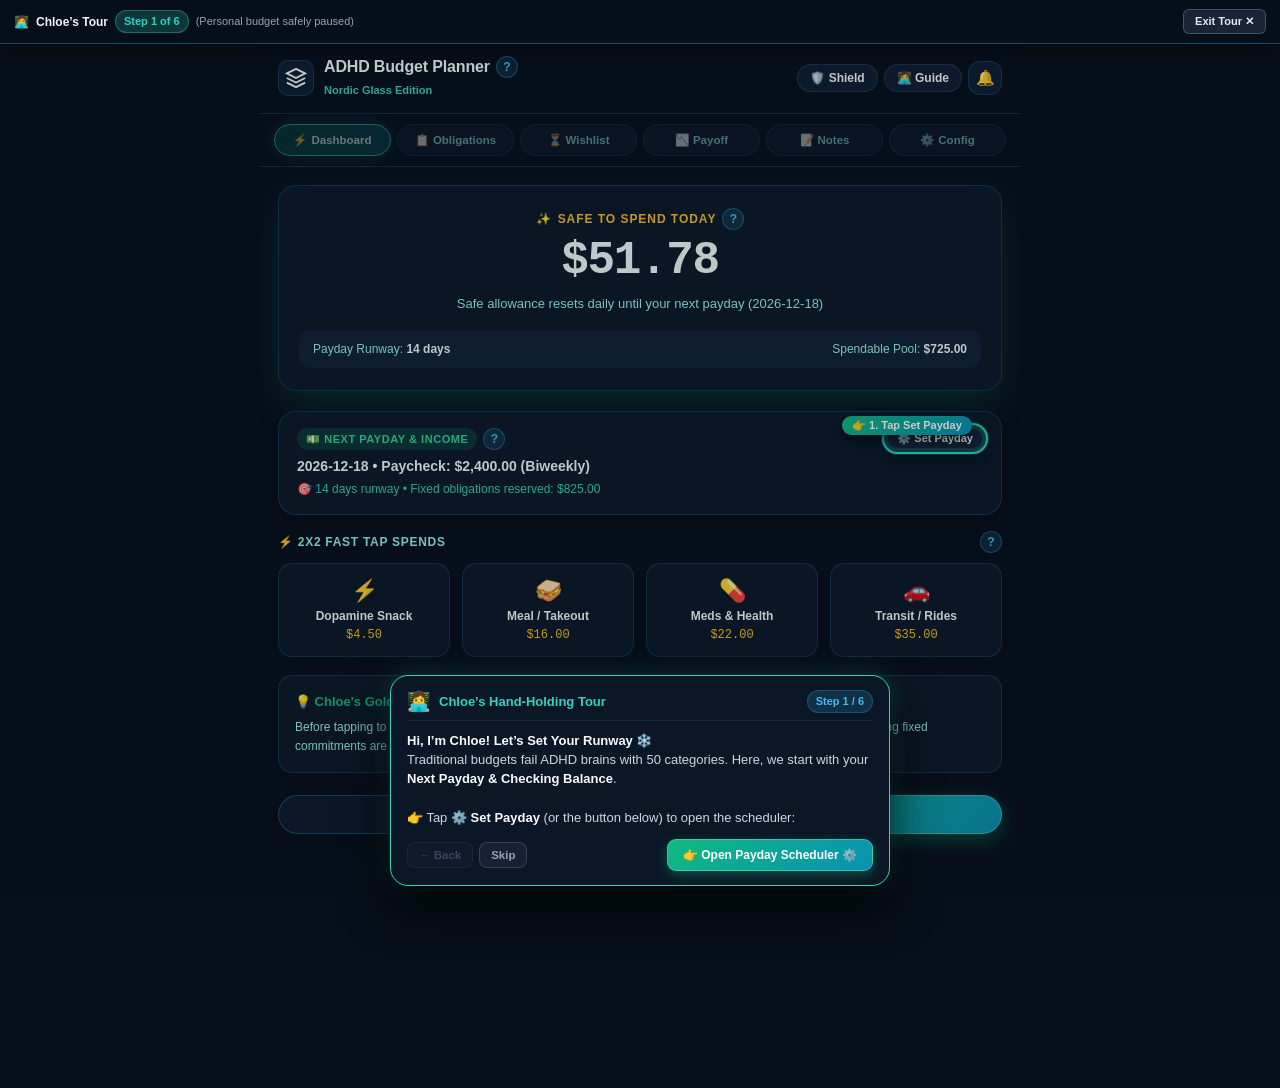
<file: index.html>
<!DOCTYPE html>
<html lang="en">
<head>
  <meta charset="utf-8">
  <meta name="viewport" content="width=device-width, initial-scale=1, viewport-fit=cover">
  <title>ADHD Budget Planner</title>
  <meta name="description" content="Ultra low-friction personal finance app engineered for neurodivergent focus.">
  <meta name="theme-color" content="#0d9488">
  <meta name="apple-mobile-web-app-capable" content="yes">
  <meta name="apple-mobile-web-app-status-bar-style" content="black-translucent">
  <meta name="apple-mobile-web-app-title" content="ADHD Budget Planner">
  <link rel="manifest" href="./manifest.json">
  <link rel="icon" type="image/svg+xml" href="./assets/icon.svg">
  <link rel="apple-touch-icon" href="./assets/apple-touch-icon.png">
  
  <link rel="stylesheet" href="./css/planner-theme.css">
  <link rel="stylesheet" href="./css/planner-layout.css">
  <link rel="stylesheet" href="./css/chloe-tour.css">
</head>
<body data-theme="emerald-modern">

  <div class="adhd-container">

    <!-- Top Header App Bar -->
    <header class="adhd-header">
      <div class="header-row">
        <div class="brand-badge">
          <div class="brand-icon">
            <svg width="22" height="22" viewBox="0 0 24 24" fill="none" stroke="currentColor" stroke-width="2">
              <path d="M12 2L2 7l10 5 10-5-10-5zM2 17l10 5 10-5M2 12l10 5 10-5"/>
            </svg>
          </div>
          <div class="brand-titles">
            <div style="display:flex;align-items:center;gap:6px;">
              <h1>ADHD Budget Planner</h1>
              <button type="button" class="nordic-help-badge" data-chloe-help="settings.sovereign" title="Offline Privacy & Security">?</button>
            </div>
            <span class="brand-subtitle">Nordic Glass Edition</span>
          </div>
        </div>
        <div class="header-actions">
          <button type="button" class="pill-action-btn" id="btn-burnout-shield" title="Burnout Shield (Emergency Mode)">🛡️ Shield</button>
          <button type="button" class="pill-action-btn" id="btn-launch-tour" title="Chloe's Guided Tour">👩‍💻 Guide</button>
          <button type="button" class="icon-action-btn" id="btn-toggle-sound" title="Haptic Audio">🔔</button>
        </div>
      </div>
    </header>

    <!-- TOP CAPSULE NAVIGATION BAR (Replaces Bottom Dock for Unique Layout) -->
    <nav class="nordic-capsule-nav" id="capsule-nav" aria-label="Primary Navigation">
      <button type="button" class="capsule-tab active" data-nav="dashboard">
        <span class="tab-emoji">⚡</span>
        <span class="tab-text">Dashboard</span>
      </button>
      <button type="button" class="capsule-tab" data-nav="obligations">
        <span class="tab-emoji">📋</span>
        <span class="tab-text">Obligations</span>
      </button>
      <button type="button" class="capsule-tab" data-nav="pause">
        <span class="tab-emoji">⏳</span>
        <span class="tab-text">Wishlist</span>
      </button>
      <button type="button" class="capsule-tab" data-nav="payoff">
        <span class="tab-emoji">📉</span>
        <span class="tab-text">Payoff</span>
      </button>
      <button type="button" class="capsule-tab" data-nav="scratchpad">
        <span class="tab-emoji">📝</span>
        <span class="tab-text">Notes</span>
      </button>
      <button type="button" class="capsule-tab" data-nav="preferences">
        <span class="tab-emoji">⚙️</span>
        <span class="tab-text">Config</span>
      </button>
    </nav>

    <!-- MAIN SCREENS -->
    <main>
      <!-- 1. Dashboard Screen -->
      <section id="screen-dashboard" class="screen active">
        <!-- Split Dual-Column Glass Hero -->
        <div class="hero-split-card">
          <div class="hero-main-section">
            <div class="hero-label">
              <span>✨</span> Safe to Spend Today
              <button type="button" class="nordic-help-badge" data-chloe-help="horizon.velocity" title="About Safe Daily Horizon">?</button>
            </div>
            <div class="hero-number" id="hero-safe-amount">$0.00</div>
            <div class="hero-subtext" id="hero-runway-subtext">Calculating daily allowance...</div>
          </div>
          <div class="runway-summary-strip" id="runway-summary-strip">
            <!-- Populated dynamically -->
          </div>
        </div>

        <!-- Interactive Next Payday & Income Card -->
        <div class="payday-inflow-card" id="card-payday-inflow">
          <div style="display:flex;justify-content:space-between;align-items:center;margin-bottom:6px;">
            <div style="display:flex;align-items:center;gap:6px;">
              <span class="inflow-badge">💵 Next Payday & Income</span>
              <button type="button" class="nordic-help-badge" data-chloe-help="horizon.inflow" title="About Payday & Runway">?</button>
            </div>
            <button type="button" class="pill-action-btn" id="btn-edit-payday" style="font-size:11px;padding:3px 9px;">⚙️ Set Payday</button>
          </div>
          <div id="inflow-details-display" style="font-size:14px;font-weight:800;color:var(--text-main);">
            Loading schedule...
          </div>
          <div id="inflow-runway-countdown" style="font-size:12px;color:var(--color-accent);margin-top:3px;">
            Calculating runway...
          </div>
        </div>

        <div style="display:flex;justify-content:space-between;align-items:center;margin:16px 0 10px;">
          <div style="font-size:12px;font-weight:800;color:var(--text-sub);text-transform:uppercase;letter-spacing:0.06em;">
            ⚡ 2x2 Fast Tap Spends
          </div>
          <button type="button" class="nordic-help-badge" data-chloe-help="horizon.quickspend" title="About Quick Velocity Spends">?</button>
        </div>
        <div class="quick-spend-grid" id="quick-spend-grid">
          <!-- 4 slots 2x2 grid populated dynamically -->
        </div>

        <div id="today-spends-container"></div>

        <div style="background:var(--bg-panel);border:1px solid var(--border-line);border-radius:14px;padding:16px;margin-top:14px;">
          <div style="font-size:13px;font-weight:700;color:var(--color-primary);margin-bottom:6px;">💡 Chloe's Golden Rule:</div>
          <p style="font-size:12px;color:var(--text-sub);line-height:1.6;">
            Before tapping to buy, glance at your Safe to Spend Today number. If it is green, you can spend guilt-free knowing fixed commitments are already reserved!
          </p>
        </div>
      </section>

      <!-- 2. Obligations (Bills) Screen -->
      <section id="screen-obligations" class="screen">
        <div style="display:flex;justify-content:space-between;align-items:center;margin-bottom:16px;">
          <div>
            <div style="display:flex;align-items:center;gap:6px;">
              <h2 style="font-size:18px;font-weight:800;">Fixed Obligations</h2>
              <button type="button" class="nordic-help-badge" data-chloe-help="obligations.fixed" title="About Fixed Obligations">?</button>
            </div>
            <p style="font-size:12px;color:var(--text-sub);">Essential commitments protected before calculating your allowance.</p>
          </div>
          <button type="button" class="btn-primary-action" id="btn-open-add-obligation">+ Add Obligation</button>
        </div>
        <div id="obligation-list">
          <!-- Populated dynamically -->
        </div>
      </section>

      <!-- 3. Wishlist Pause Screen -->
      <section id="screen-pause" class="screen">
        <div style="display:flex;justify-content:space-between;align-items:center;margin-bottom:16px;">
          <div>
            <div style="display:flex;align-items:center;gap:6px;">
              <h2 style="font-size:18px;font-weight:800;">Wishlist Pause (48h Vault)</h2>
              <button type="button" class="nordic-help-badge" data-chloe-help="pause.chamber" title="About 48h Wishlist Cooling Chamber">?</button>
            </div>
            <p style="font-size:12px;color:var(--text-sub);">Park online shopping urges here. 82% of impulses fade calmly in 48 hours.</p>
          </div>
          <button type="button" class="btn-primary-action" id="btn-open-add-pause">+ Pause Item</button>
        </div>
        <div id="pause-list">
          <!-- Populated dynamically -->
        </div>
      </section>

      <!-- 4. Payoff Plan Screen -->
      <section id="screen-payoff" class="screen">
        <div style="display:flex;justify-content:space-between;align-items:center;margin-bottom:16px;">
          <div>
            <div style="display:flex;align-items:center;gap:6px;">
              <h2 style="font-size:18px;font-weight:800;">Payoff Plan (Debt Crusher)</h2>
              <button type="button" class="nordic-help-badge" data-chloe-help="payoff.radar" title="About Debt Payoff Plan">?</button>
            </div>
            <p style="font-size:12px;color:var(--text-sub);">Snowball & Avalanche accelerated debt freedom path.</p>
          </div>
          <button type="button" class="btn-primary-action" id="btn-open-add-debt">+ Add Debt</button>
        </div>
        <div style="background:var(--bg-panel);border:1px solid var(--border-line);border-radius:14px;padding:18px;text-align:center;margin-bottom:16px;">
          <div style="font-size:11px;font-weight:700;color:var(--color-gold);text-transform:uppercase;letter-spacing:0.08em;margin-bottom:4px;">Freedom Projection</div>
          <div style="font-size:17px;font-weight:800;color:var(--text-main);" id="debt-free-summary">Calculating projection...</div>
        </div>
        <div id="payoff-list">
          <!-- Populated dynamically -->
        </div>
      </section>

      <!-- 5. Focus Scratchpad Screen -->
      <section id="screen-scratchpad" class="screen">
        <div style="display:flex;align-items:center;gap:6px;margin-bottom:6px;">
          <h2 style="font-size:18px;font-weight:800;">Focus Scratchpad</h2>
          <button type="button" class="nordic-help-badge" data-chloe-help="scratchpad.brain" title="About Focus Scratchpad">?</button>
        </div>
        <p style="font-size:12px;color:var(--text-sub);margin-bottom:16px;">Zero-friction capture for money thoughts, upcoming expenses, or anxiety relief.</p>
        <textarea id="scratchpad-textarea" class="form-input" style="height:280px;resize:none;font-size:14px;line-height:1.6;" placeholder="Type anything on your mind... auto-saves instantly."></textarea>
      </section>

      <!-- 6. Preferences Screen -->
      <section id="screen-preferences" class="screen">
        <div style="display:flex;align-items:center;gap:6px;margin-bottom:16px;">
          <h2 style="font-size:18px;font-weight:800;">Preferences & Backup</h2>
          <button type="button" class="nordic-help-badge" data-chloe-help="settings.oops" title="About Oops Buffer & Preferences">?</button>
        </div>
        <div style="background:var(--bg-panel);border:1px solid var(--border-line);border-radius:14px;padding:18px;margin-bottom:18px;">
          <form id="form-planner-settings">
            <div class="form-group">
              <label>Checking Account Balance ($)</label>
              <input type="number" step="0.01" class="form-input" id="settings-checking-balance" required>
            </div>
            <div class="form-group">
              <label>Payday Frequency</label>
              <select class="form-select" id="settings-income-cycle">
                <option value="weekly">Weekly</option>
                <option value="biweekly">Bi-Weekly (Every 2 Weeks)</option>
                <option value="semimonthly">Semi-Monthly (1st & 15th)</option>
                <option value="monthly">Monthly</option>
              </select>
            </div>
            <div class="form-group">
              <label>Visual Color Theme</label>
              <select class="form-select" id="settings-theme-select">
                <option value="emerald-modern">Emerald Modern</option>
                <option value="oled-dark">OLED Dark</option>
                <option value="nordic-fog">Nordic Fog (Light)</option>
                <option value="warm-earth">Warm Earth</option>
              </select>
            </div>
            <button type="submit" class="btn-primary-action" style="width:100%;padding:12px;margin-top:6px;">Save Preferences 🌿</button>
          </form>
        </div>

        <div style="background:var(--bg-panel);border:1px solid var(--border-line);border-radius:14px;padding:18px;">
          <div style="font-size:14px;font-weight:700;margin-bottom:10px;">💾 Backup & Device Transfer</div>
          <button type="button" class="btn-primary-action" id="btn-export-backup" style="width:100%;padding:12px;margin-bottom:14px;">Download Backup (.json)</button>
          <label style="display:block;font-size:12px;color:var(--text-sub);margin-bottom:6px;">Restore Backup File:</label>
          <input type="file" id="input-restore-backup" accept=".json" class="form-input" style="font-size:12px;padding:6px;">
        </div>
      </section>
    </main>

    <!-- Bottom Floating Quick HUD -->
    <div class="nordic-floating-hud" id="nordic-floating-hud">
      <button type="button" class="hud-shield-btn" id="hud-btn-shield" title="Toggle Burnout Shield">
        🛡️ Burnout Shield
      </button>
      <button type="button" class="hud-spend-btn" id="hud-btn-add-spend" title="Log Custom Spend">
        ⚡ + Custom Spend
      </button>
    </div>

    <!-- FULLSCREEN BURNOUT SHIELD OVERLAY -->
    <div id="burnout-shield-overlay" class="zombie-overlay">
      <div class="zombie-title" style="display:flex;align-items:center;justify-content:center;gap:8px;">
        <span>🛡️ Burnout Shield Active</span>
        <button type="button" class="nordic-help-badge" data-chloe-help="shield.burnout" title="About Burnout Shield">?</button>
      </div>
      <p style="font-size:13px;color:#a3a3a3;margin-bottom:24px;">Low bandwidth day? Here is your single answer right now:</p>
      <div style="font-size:14px;color:#737373;text-transform:uppercase;letter-spacing:0.1em;margin-bottom:6px;">Safe to Spend Today</div>
      <div class="zombie-hero-number" id="shield-hero-amount">$0.00</div>
      <button type="button" class="btn-zombie-exit" id="btn-exit-shield">Exit Burnout Shield 🌿</button>
    </div>

    <!-- MODAL: Set Payday & Income -->
    <div id="modal-set-payday" class="modal-overlay">
      <div class="modal-box">
        <div style="display:flex;justify-content:space-between;align-items:center;margin-bottom:14px;">
          <h3 style="font-size:16px;font-weight:800;">💵 Set Next Payday & Income</h3>
          <button type="button" class="icon-action-btn" id="btn-close-set-payday" style="width:28px;height:28px;">&times;</button>
        </div>
        <form id="form-set-payday">
          <div class="form-group">
            <label>Next Payday Date</label>
            <input type="date" class="form-input" id="input-payday-date" required>
          </div>
          <div class="form-group">
            <label>Expected Paycheck Amount ($)</label>
            <input type="number" step="0.01" class="form-input" id="input-payday-amount" placeholder="2400.00" required>
          </div>
          <div class="form-group">
            <label>Pay Frequency</label>
            <select class="form-select" id="select-payday-cycle">
              <option value="biweekly">Bi-Weekly (Every 2 Weeks)</option>
              <option value="weekly">Weekly (Every 7 Days)</option>
              <option value="semimonthly">Semi-Monthly (1st & 15th)</option>
              <option value="monthly">Monthly</option>
            </select>
          </div>
          <div class="form-group">
            <label>Current Checking Balance ($)</label>
            <input type="number" step="0.01" class="form-input" id="input-payday-checking" placeholder="1250.00" required>
          </div>
          <button type="submit" class="btn-primary-action" style="width:100%;padding:12px;margin-top:6px;">Update Payday & Runway 🚀</button>
        </form>
      </div>
    </div>

    <!-- MODAL: Custom Quick Spend -->
    <div id="modal-custom-spend" class="modal-overlay">
      <div class="modal-box">
        <div style="display:flex;justify-content:space-between;align-items:center;margin-bottom:14px;">
          <h3 style="font-size:16px;font-weight:800;">⚡ Log Custom Spend</h3>
          <button type="button" class="icon-action-btn" id="btn-close-custom-spend" style="width:28px;height:28px;">&times;</button>
        </div>
        <form id="form-custom-spend">
          <div class="form-group">
            <label>Spend Title / Description</label>
            <input type="text" class="form-input" id="input-custom-spend-title" placeholder="Coffee & Croissant" required>
          </div>
          <div class="form-group">
            <label>Amount ($)</label>
            <input type="number" step="0.01" class="form-input" id="input-custom-spend-amt" placeholder="8.50" required>
          </div>
          <button type="submit" class="btn-primary-action" style="width:100%;padding:12px;margin-top:6px;">Log Spend Now ⚡</button>
        </form>
      </div>
    </div>

    <!-- MODAL: Add / Edit Obligation -->
    <div id="modal-add-obligation" class="modal-overlay">
      <div class="modal-box">
        <div style="display:flex;justify-content:space-between;align-items:center;margin-bottom:14px;">
          <h3 style="font-size:16px;font-weight:800;" id="modal-obligation-heading">📅 Add Obligation</h3>
          <button type="button" class="icon-action-btn" id="btn-close-add-obligation" style="width:28px;height:28px;">&times;</button>
        </div>
        <form id="form-add-obligation">
          <input type="hidden" id="obligation-edit-id" value="">
          <div class="form-group">
            <label>Obligation Name (e.g. Rent, Wi-Fi, Phone)</label>
            <input type="text" class="form-input" id="obligation-name-input" placeholder="Apartment Rent" required>
          </div>
          <div class="form-group">
            <label>Amount ($)</label>
            <input type="number" step="0.01" class="form-input" id="obligation-amount-input" placeholder="750.00" required>
          </div>
          <div class="form-group">
            <label>Due Date</label>
            <input type="date" class="form-input" id="obligation-date-input" required>
          </div>
          <button type="submit" class="btn-primary-action" style="width:100%;padding:12px;margin-top:6px;">Save Obligation 🌿</button>
        </form>
      </div>
    </div>

    <!-- MODAL: Add / Edit Wishlist Pause Item -->
    <div id="modal-add-pause" class="modal-overlay">
      <div class="modal-box">
        <div style="display:flex;justify-content:space-between;align-items:center;margin-bottom:14px;">
          <h3 style="font-size:16px;font-weight:800;" id="modal-pause-heading">⏳ Wishlist Pause (48h Vault)</h3>
          <button type="button" class="icon-action-btn" id="btn-close-add-pause" style="width:28px;height:28px;">&times;</button>
        </div>
        <form id="form-add-pause">
          <input type="hidden" id="pause-edit-id" value="">
          <div class="form-group">
            <label>Item Name / Purchase Urge</label>
            <input type="text" class="form-input" id="pause-name-input" placeholder="New Wireless Earbuds" required>
          </div>
          <div class="form-group">
            <label>Price ($)</label>
            <input type="number" step="0.01" class="form-input" id="pause-amount-input" placeholder="99.00" required>
          </div>
          <button type="submit" class="btn-primary-action" style="width:100%;padding:12px;margin-top:6px;">Save to 48h Vault ⏳</button>
        </form>
      </div>
    </div>

    <!-- MODAL: Add / Edit Debt -->
    <div id="modal-add-debt" class="modal-overlay">
      <div class="modal-box">
        <div style="display:flex;justify-content:space-between;align-items:center;margin-bottom:14px;">
          <h3 style="font-size:16px;font-weight:800;" id="modal-debt-heading">📉 Add Debt Account</h3>
          <button type="button" class="icon-action-btn" id="btn-close-add-debt" style="width:28px;height:28px;">&times;</button>
        </div>
        <form id="form-add-debt">
          <input type="hidden" id="debt-edit-id" value="">
          <div class="form-group">
            <label>Account Name (e.g. Visa Card, Car Loan)</label>
            <input type="text" class="form-input" id="debt-name-input" placeholder="Visa Credit Card" required>
          </div>
          <div class="form-group">
            <label>Current Balance ($)</label>
            <input type="number" step="0.01" class="form-input" id="debt-balance-input" placeholder="850.00" required>
          </div>
          <div class="form-group">
            <label>Minimum Monthly Payment ($)</label>
            <input type="number" step="0.01" class="form-input" id="debt-min-input" placeholder="35.00" required>
          </div>
          <div class="form-group">
            <label>Interest Rate (APR %)</label>
            <input type="number" step="0.1" class="form-input" id="debt-apr-input" placeholder="19.9" required>
          </div>
          <button type="submit" class="btn-primary-action" style="width:100%;padding:12px;margin-top:6px;">Save Debt Account 📉</button>
        </form>
      </div>
    </div>

    <!-- MODAL: CHLOE'S 4-TIER TACTICAL CONTEXTUAL HELP -->
    <div id="modal-chloe-help" class="modal-overlay">
      <div class="modal-box">
        <div class="chloe-help-header">
          <h3 class="chloe-help-title" id="chloe-help-title">👩‍💻 Chloe's Tactical Guide</h3>
          <button type="button" class="icon-action-btn" id="btn-close-chloe-help" style="width:28px;height:28px;">&times;</button>
        </div>
        <div class="chloe-help-tiers-container">
          <div class="chloe-help-tier">
            <div class="chloe-tier-label">🎯 The Core Concept</div>
            <div class="chloe-tier-content" id="chloe-help-core">&mdash;</div>
          </div>
          <div class="chloe-help-tier">
            <div class="chloe-tier-label">⚡ Tactical Action</div>
            <div class="chloe-tier-content" id="chloe-help-action">&mdash;</div>
          </div>
          <div class="chloe-help-tier">
            <div class="chloe-tier-label">🧠 ADHD Brain Defense</div>
            <div class="chloe-tier-content" id="chloe-help-brain">&mdash;</div>
          </div>
          <div class="chloe-help-tier">
            <div class="chloe-tier-label">💡 Nordic Rule of Thumb</div>
            <div class="chloe-tier-content" id="chloe-help-rule">&mdash;</div>
          </div>
        </div>
      </div>
    </div>

  </div>

  <script src="./js/finance-engine.js"></script>
  <script src="./js/storage-controller.js"></script>
  <script src="./js/chloe-help.js"></script>
  <script src="./js/chloe-tour.js"></script>
  <script src="./js/planner-app.js"></script>
</body>
</html>
</file>
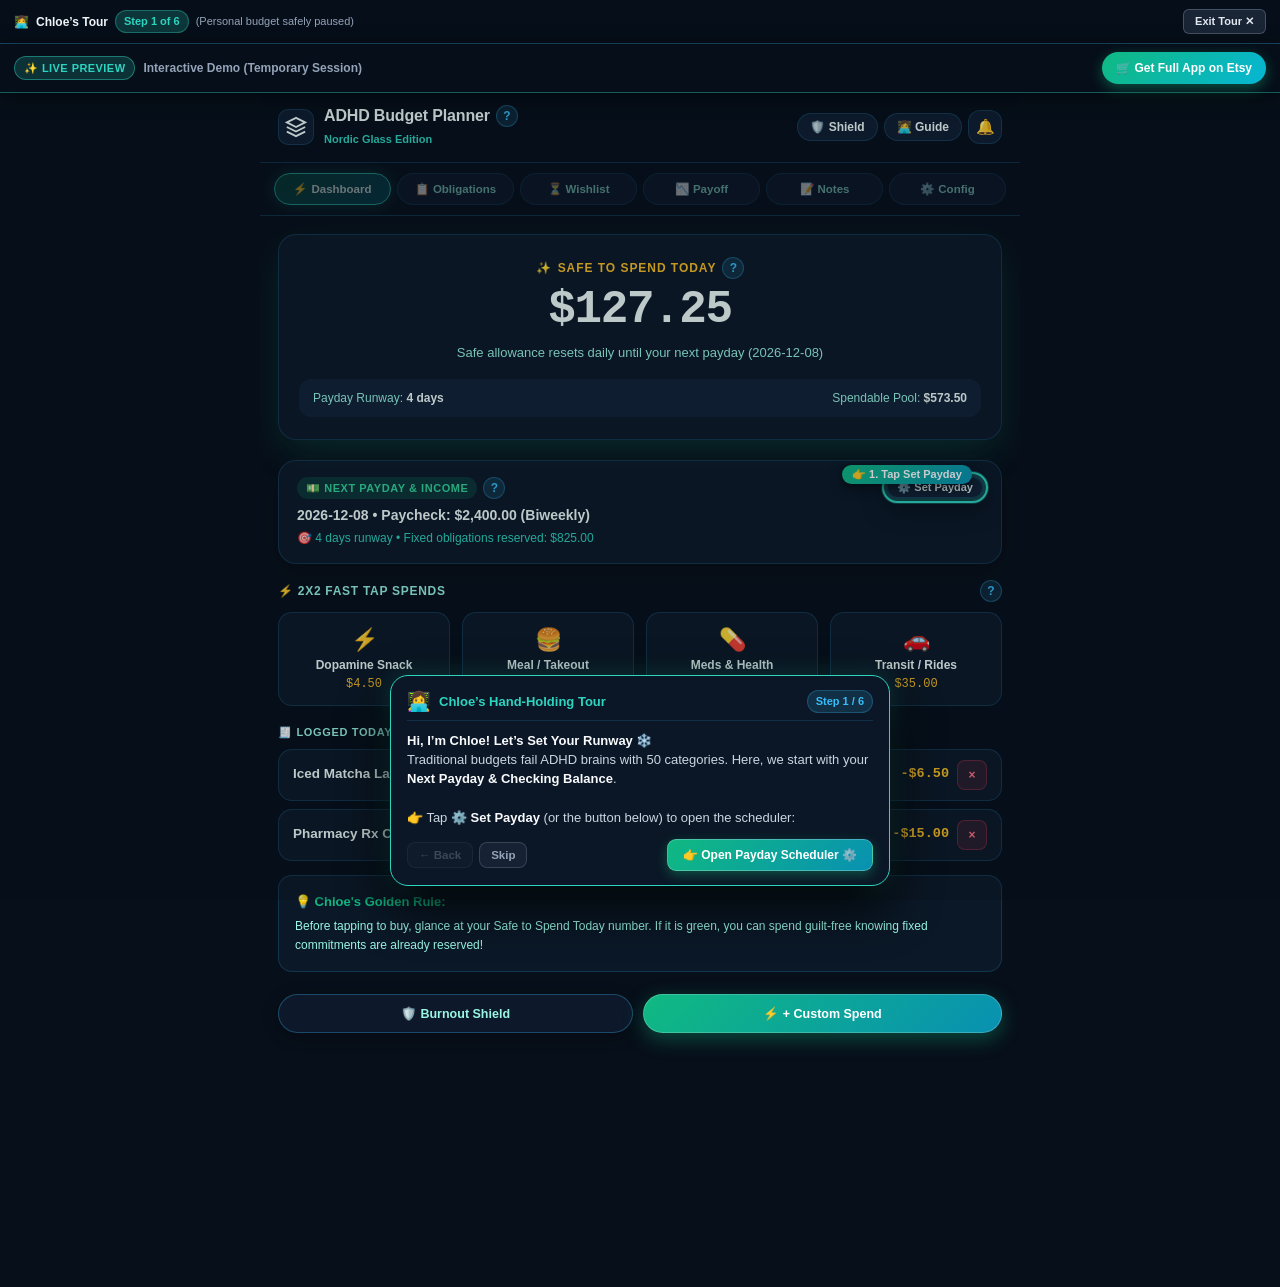
<file: demo/index.html>
<!DOCTYPE html>
<html lang="en">
<head>
  <meta charset="utf-8">
  <meta name="viewport" content="width=device-width, initial-scale=1, viewport-fit=cover">
  <title>ADHD Budget Planner</title>
  <meta name="description" content="Ultra low-friction personal finance app engineered for neurodivergent focus.">
  <meta name="theme-color" content="#0d9488">
  <meta name="apple-mobile-web-app-capable" content="yes">
  <meta name="apple-mobile-web-app-status-bar-style" content="black-translucent">
  <meta name="apple-mobile-web-app-title" content="ADHD Budget Planner">
  <!-- Demo mode: no manifest -->
  <link rel="icon" type="image/svg+xml" href="../assets/icon.svg">
  <link rel="apple-touch-icon" href="../assets/apple-touch-icon.png">
  
  <link rel="stylesheet" href="../css/planner-theme.css">
  <link rel="stylesheet" href="../css/planner-layout.css">
  <link rel="stylesheet" href="../css/chloe-tour.css">
  <link rel="stylesheet" href="./demo-banner.css">
</head>
<body data-theme="emerald-modern">

  
  <!-- Etsy Live Demo Header Bar -->
  <aside class="etsy-demo-bar" aria-label="Live Preview Banner">
    <div class="etsy-demo-badge">
      <span class="etsy-demo-pill">✨ Live Preview</span>
      <span class="etsy-demo-text">Interactive Demo (Temporary Session)</span>
    </div>
    <a href="https://www.etsy.com" target="_blank" rel="noopener" class="etsy-demo-cta">
      🛒 Get Full App on Etsy
    </a>
  </aside>

  <div class="adhd-container">

    <!-- Top Header App Bar -->
    <header class="adhd-header">
      <div class="header-row">
        <div class="brand-badge">
          <div class="brand-icon">
            <svg width="22" height="22" viewBox="0 0 24 24" fill="none" stroke="currentColor" stroke-width="2">
              <path d="M12 2L2 7l10 5 10-5-10-5zM2 17l10 5 10-5M2 12l10 5 10-5"/>
            </svg>
          </div>
          <div class="brand-titles">
            <div style="display:flex;align-items:center;gap:6px;">
              <h1>ADHD Budget Planner</h1>
              <button type="button" class="nordic-help-badge" data-chloe-help="settings.sovereign" title="Offline Privacy & Security">?</button>
            </div>
            <span class="brand-subtitle">Nordic Glass Edition</span>
          </div>
        </div>
        <div class="header-actions">
          <button type="button" class="pill-action-btn" id="btn-burnout-shield" title="Burnout Shield (Emergency Mode)">🛡️ Shield</button>
          <button type="button" class="pill-action-btn" id="btn-launch-tour" title="Chloe's Guided Tour">👩‍💻 Guide</button>
          <button type="button" class="icon-action-btn" id="btn-toggle-sound" title="Haptic Audio">🔔</button>
        </div>
      </div>
    </header>

    <!-- TOP CAPSULE NAVIGATION BAR (Replaces Bottom Dock for Unique Layout) -->
    <nav class="nordic-capsule-nav" id="capsule-nav" aria-label="Primary Navigation">
      <button type="button" class="capsule-tab active" data-nav="dashboard">
        <span class="tab-emoji">⚡</span>
        <span class="tab-text">Dashboard</span>
      </button>
      <button type="button" class="capsule-tab" data-nav="obligations">
        <span class="tab-emoji">📋</span>
        <span class="tab-text">Obligations</span>
      </button>
      <button type="button" class="capsule-tab" data-nav="pause">
        <span class="tab-emoji">⏳</span>
        <span class="tab-text">Wishlist</span>
      </button>
      <button type="button" class="capsule-tab" data-nav="payoff">
        <span class="tab-emoji">📉</span>
        <span class="tab-text">Payoff</span>
      </button>
      <button type="button" class="capsule-tab" data-nav="scratchpad">
        <span class="tab-emoji">📝</span>
        <span class="tab-text">Notes</span>
      </button>
      <button type="button" class="capsule-tab" data-nav="preferences">
        <span class="tab-emoji">⚙️</span>
        <span class="tab-text">Config</span>
      </button>
    </nav>

    <!-- MAIN SCREENS -->
    <main>
      <!-- 1. Dashboard Screen -->
      <section id="screen-dashboard" class="screen active">
        <!-- Split Dual-Column Glass Hero -->
        <div class="hero-split-card">
          <div class="hero-main-section">
            <div class="hero-label">
              <span>✨</span> Safe to Spend Today
              <button type="button" class="nordic-help-badge" data-chloe-help="horizon.velocity" title="About Safe Daily Horizon">?</button>
            </div>
            <div class="hero-number" id="hero-safe-amount">$0.00</div>
            <div class="hero-subtext" id="hero-runway-subtext">Calculating daily allowance...</div>
          </div>
          <div class="runway-summary-strip" id="runway-summary-strip">
            <!-- Populated dynamically -->
          </div>
        </div>

        <!-- Interactive Next Payday & Income Card -->
        <div class="payday-inflow-card" id="card-payday-inflow">
          <div style="display:flex;justify-content:space-between;align-items:center;margin-bottom:6px;">
            <div style="display:flex;align-items:center;gap:6px;">
              <span class="inflow-badge">💵 Next Payday & Income</span>
              <button type="button" class="nordic-help-badge" data-chloe-help="horizon.inflow" title="About Payday & Runway">?</button>
            </div>
            <button type="button" class="pill-action-btn" id="btn-edit-payday" style="font-size:11px;padding:3px 9px;">⚙️ Set Payday</button>
          </div>
          <div id="inflow-details-display" style="font-size:14px;font-weight:800;color:var(--text-main);">
            Loading schedule...
          </div>
          <div id="inflow-runway-countdown" style="font-size:12px;color:var(--color-accent);margin-top:3px;">
            Calculating runway...
          </div>
        </div>

        <div style="display:flex;justify-content:space-between;align-items:center;margin:16px 0 10px;">
          <div style="font-size:12px;font-weight:800;color:var(--text-sub);text-transform:uppercase;letter-spacing:0.06em;">
            ⚡ 2x2 Fast Tap Spends
          </div>
          <button type="button" class="nordic-help-badge" data-chloe-help="horizon.quickspend" title="About Quick Velocity Spends">?</button>
        </div>
        <div class="quick-spend-grid" id="quick-spend-grid">
          <!-- 4 slots 2x2 grid populated dynamically -->
        </div>

        <div id="today-spends-container"></div>

        <div style="background:var(--bg-panel);border:1px solid var(--border-line);border-radius:14px;padding:16px;margin-top:14px;">
          <div style="font-size:13px;font-weight:700;color:var(--color-primary);margin-bottom:6px;">💡 Chloe's Golden Rule:</div>
          <p style="font-size:12px;color:var(--text-sub);line-height:1.6;">
            Before tapping to buy, glance at your Safe to Spend Today number. If it is green, you can spend guilt-free knowing fixed commitments are already reserved!
          </p>
        </div>
      </section>

      <!-- 2. Obligations (Bills) Screen -->
      <section id="screen-obligations" class="screen">
        <div style="display:flex;justify-content:space-between;align-items:center;margin-bottom:16px;">
          <div>
            <div style="display:flex;align-items:center;gap:6px;">
              <h2 style="font-size:18px;font-weight:800;">Fixed Obligations</h2>
              <button type="button" class="nordic-help-badge" data-chloe-help="obligations.fixed" title="About Fixed Obligations">?</button>
            </div>
            <p style="font-size:12px;color:var(--text-sub);">Essential commitments protected before calculating your allowance.</p>
          </div>
          <button type="button" class="btn-primary-action" id="btn-open-add-obligation">+ Add Obligation</button>
        </div>
        <div id="obligation-list">
          <!-- Populated dynamically -->
        </div>
      </section>

      <!-- 3. Wishlist Pause Screen -->
      <section id="screen-pause" class="screen">
        <div style="display:flex;justify-content:space-between;align-items:center;margin-bottom:16px;">
          <div>
            <div style="display:flex;align-items:center;gap:6px;">
              <h2 style="font-size:18px;font-weight:800;">Wishlist Pause (48h Vault)</h2>
              <button type="button" class="nordic-help-badge" data-chloe-help="pause.chamber" title="About 48h Wishlist Cooling Chamber">?</button>
            </div>
            <p style="font-size:12px;color:var(--text-sub);">Park online shopping urges here. 82% of impulses fade calmly in 48 hours.</p>
          </div>
          <button type="button" class="btn-primary-action" id="btn-open-add-pause">+ Pause Item</button>
        </div>
        <div id="pause-list">
          <!-- Populated dynamically -->
        </div>
      </section>

      <!-- 4. Payoff Plan Screen -->
      <section id="screen-payoff" class="screen">
        <div style="display:flex;justify-content:space-between;align-items:center;margin-bottom:16px;">
          <div>
            <div style="display:flex;align-items:center;gap:6px;">
              <h2 style="font-size:18px;font-weight:800;">Payoff Plan (Debt Crusher)</h2>
              <button type="button" class="nordic-help-badge" data-chloe-help="payoff.radar" title="About Debt Payoff Plan">?</button>
            </div>
            <p style="font-size:12px;color:var(--text-sub);">Snowball & Avalanche accelerated debt freedom path.</p>
          </div>
          <button type="button" class="btn-primary-action" id="btn-open-add-debt">+ Add Debt</button>
        </div>
        <div style="background:var(--bg-panel);border:1px solid var(--border-line);border-radius:14px;padding:18px;text-align:center;margin-bottom:16px;">
          <div style="font-size:11px;font-weight:700;color:var(--color-gold);text-transform:uppercase;letter-spacing:0.08em;margin-bottom:4px;">Freedom Projection</div>
          <div style="font-size:17px;font-weight:800;color:var(--text-main);" id="debt-free-summary">Calculating projection...</div>
        </div>
        <div id="payoff-list">
          <!-- Populated dynamically -->
        </div>
      </section>

      <!-- 5. Focus Scratchpad Screen -->
      <section id="screen-scratchpad" class="screen">
        <div style="display:flex;align-items:center;gap:6px;margin-bottom:6px;">
          <h2 style="font-size:18px;font-weight:800;">Focus Scratchpad</h2>
          <button type="button" class="nordic-help-badge" data-chloe-help="scratchpad.brain" title="About Focus Scratchpad">?</button>
        </div>
        <p style="font-size:12px;color:var(--text-sub);margin-bottom:16px;">Zero-friction capture for money thoughts, upcoming expenses, or anxiety relief.</p>
        <textarea id="scratchpad-textarea" class="form-input" style="height:280px;resize:none;font-size:14px;line-height:1.6;" placeholder="Type anything on your mind... auto-saves instantly."></textarea>
      </section>

      <!-- 6. Preferences Screen -->
      <section id="screen-preferences" class="screen">
        <div style="display:flex;align-items:center;gap:6px;margin-bottom:16px;">
          <h2 style="font-size:18px;font-weight:800;">Preferences & Backup</h2>
          <button type="button" class="nordic-help-badge" data-chloe-help="settings.oops" title="About Oops Buffer & Preferences">?</button>
        </div>
        <div style="background:var(--bg-panel);border:1px solid var(--border-line);border-radius:14px;padding:18px;margin-bottom:18px;">
          <form id="form-planner-settings">
            <div class="form-group">
              <label>Checking Account Balance ($)</label>
              <input type="number" step="0.01" class="form-input" id="settings-checking-balance" required>
            </div>
            <div class="form-group">
              <label>Payday Frequency</label>
              <select class="form-select" id="settings-income-cycle">
                <option value="weekly">Weekly</option>
                <option value="biweekly">Bi-Weekly (Every 2 Weeks)</option>
                <option value="semimonthly">Semi-Monthly (1st & 15th)</option>
                <option value="monthly">Monthly</option>
              </select>
            </div>
            <div class="form-group">
              <label>Visual Color Theme</label>
              <select class="form-select" id="settings-theme-select">
                <option value="emerald-modern">Emerald Modern</option>
                <option value="oled-dark">OLED Dark</option>
                <option value="nordic-fog">Nordic Fog (Light)</option>
                <option value="warm-earth">Warm Earth</option>
              </select>
            </div>
            <button type="submit" class="btn-primary-action" style="width:100%;padding:12px;margin-top:6px;">Save Preferences 🌿</button>
          </form>
        </div>

        <div style="background:var(--bg-panel);border:1px solid var(--border-line);border-radius:14px;padding:18px;">
          <div style="font-size:14px;font-weight:700;margin-bottom:10px;">💾 Backup & Device Transfer</div>
          <button type="button" class="btn-primary-action" id="btn-export-backup" style="width:100%;padding:12px;margin-bottom:14px;">Download Backup (.json)</button>
          <label style="display:block;font-size:12px;color:var(--text-sub);margin-bottom:6px;">Restore Backup File:</label>
          <input type="file" id="input-restore-backup" accept=".json" class="form-input" style="font-size:12px;padding:6px;">
        </div>
      </section>
    </main>

    <!-- Bottom Floating Quick HUD -->
    <div class="nordic-floating-hud" id="nordic-floating-hud">
      <button type="button" class="hud-shield-btn" id="hud-btn-shield" title="Toggle Burnout Shield">
        🛡️ Burnout Shield
      </button>
      <button type="button" class="hud-spend-btn" id="hud-btn-add-spend" title="Log Custom Spend">
        ⚡ + Custom Spend
      </button>
    </div>

    <!-- FULLSCREEN BURNOUT SHIELD OVERLAY -->
    <div id="burnout-shield-overlay" class="zombie-overlay">
      <div class="zombie-title" style="display:flex;align-items:center;justify-content:center;gap:8px;">
        <span>🛡️ Burnout Shield Active</span>
        <button type="button" class="nordic-help-badge" data-chloe-help="shield.burnout" title="About Burnout Shield">?</button>
      </div>
      <p style="font-size:13px;color:#a3a3a3;margin-bottom:24px;">Low bandwidth day? Here is your single answer right now:</p>
      <div style="font-size:14px;color:#737373;text-transform:uppercase;letter-spacing:0.1em;margin-bottom:6px;">Safe to Spend Today</div>
      <div class="zombie-hero-number" id="shield-hero-amount">$0.00</div>
      <button type="button" class="btn-zombie-exit" id="btn-exit-shield">Exit Burnout Shield 🌿</button>
    </div>

    <!-- MODAL: Set Payday & Income -->
    <div id="modal-set-payday" class="modal-overlay">
      <div class="modal-box">
        <div style="display:flex;justify-content:space-between;align-items:center;margin-bottom:14px;">
          <h3 style="font-size:16px;font-weight:800;">💵 Set Next Payday & Income</h3>
          <button type="button" class="icon-action-btn" id="btn-close-set-payday" style="width:28px;height:28px;">&times;</button>
        </div>
        <form id="form-set-payday">
          <div class="form-group">
            <label>Next Payday Date</label>
            <input type="date" class="form-input" id="input-payday-date" required>
          </div>
          <div class="form-group">
            <label>Expected Paycheck Amount ($)</label>
            <input type="number" step="0.01" class="form-input" id="input-payday-amount" placeholder="2400.00" required>
          </div>
          <div class="form-group">
            <label>Pay Frequency</label>
            <select class="form-select" id="select-payday-cycle">
              <option value="biweekly">Bi-Weekly (Every 2 Weeks)</option>
              <option value="weekly">Weekly (Every 7 Days)</option>
              <option value="semimonthly">Semi-Monthly (1st & 15th)</option>
              <option value="monthly">Monthly</option>
            </select>
          </div>
          <div class="form-group">
            <label>Current Checking Balance ($)</label>
            <input type="number" step="0.01" class="form-input" id="input-payday-checking" placeholder="1250.00" required>
          </div>
          <button type="submit" class="btn-primary-action" style="width:100%;padding:12px;margin-top:6px;">Update Payday & Runway 🚀</button>
        </form>
      </div>
    </div>

    <!-- MODAL: Custom Quick Spend -->
    <div id="modal-custom-spend" class="modal-overlay">
      <div class="modal-box">
        <div style="display:flex;justify-content:space-between;align-items:center;margin-bottom:14px;">
          <h3 style="font-size:16px;font-weight:800;">⚡ Log Custom Spend</h3>
          <button type="button" class="icon-action-btn" id="btn-close-custom-spend" style="width:28px;height:28px;">&times;</button>
        </div>
        <form id="form-custom-spend">
          <div class="form-group">
            <label>Spend Title / Description</label>
            <input type="text" class="form-input" id="input-custom-spend-title" placeholder="Coffee & Croissant" required>
          </div>
          <div class="form-group">
            <label>Amount ($)</label>
            <input type="number" step="0.01" class="form-input" id="input-custom-spend-amt" placeholder="8.50" required>
          </div>
          <button type="submit" class="btn-primary-action" style="width:100%;padding:12px;margin-top:6px;">Log Spend Now ⚡</button>
        </form>
      </div>
    </div>

    <!-- MODAL: Add / Edit Obligation -->
    <div id="modal-add-obligation" class="modal-overlay">
      <div class="modal-box">
        <div style="display:flex;justify-content:space-between;align-items:center;margin-bottom:14px;">
          <h3 style="font-size:16px;font-weight:800;" id="modal-obligation-heading">📅 Add Obligation</h3>
          <button type="button" class="icon-action-btn" id="btn-close-add-obligation" style="width:28px;height:28px;">&times;</button>
        </div>
        <form id="form-add-obligation">
          <input type="hidden" id="obligation-edit-id" value="">
          <div class="form-group">
            <label>Obligation Name (e.g. Rent, Wi-Fi, Phone)</label>
            <input type="text" class="form-input" id="obligation-name-input" placeholder="Apartment Rent" required>
          </div>
          <div class="form-group">
            <label>Amount ($)</label>
            <input type="number" step="0.01" class="form-input" id="obligation-amount-input" placeholder="750.00" required>
          </div>
          <div class="form-group">
            <label>Due Date</label>
            <input type="date" class="form-input" id="obligation-date-input" required>
          </div>
          <button type="submit" class="btn-primary-action" style="width:100%;padding:12px;margin-top:6px;">Save Obligation 🌿</button>
        </form>
      </div>
    </div>

    <!-- MODAL: Add / Edit Wishlist Pause Item -->
    <div id="modal-add-pause" class="modal-overlay">
      <div class="modal-box">
        <div style="display:flex;justify-content:space-between;align-items:center;margin-bottom:14px;">
          <h3 style="font-size:16px;font-weight:800;" id="modal-pause-heading">⏳ Wishlist Pause (48h Vault)</h3>
          <button type="button" class="icon-action-btn" id="btn-close-add-pause" style="width:28px;height:28px;">&times;</button>
        </div>
        <form id="form-add-pause">
          <input type="hidden" id="pause-edit-id" value="">
          <div class="form-group">
            <label>Item Name / Purchase Urge</label>
            <input type="text" class="form-input" id="pause-name-input" placeholder="New Wireless Earbuds" required>
          </div>
          <div class="form-group">
            <label>Price ($)</label>
            <input type="number" step="0.01" class="form-input" id="pause-amount-input" placeholder="99.00" required>
          </div>
          <button type="submit" class="btn-primary-action" style="width:100%;padding:12px;margin-top:6px;">Save to 48h Vault ⏳</button>
        </form>
      </div>
    </div>

    <!-- MODAL: Add / Edit Debt -->
    <div id="modal-add-debt" class="modal-overlay">
      <div class="modal-box">
        <div style="display:flex;justify-content:space-between;align-items:center;margin-bottom:14px;">
          <h3 style="font-size:16px;font-weight:800;" id="modal-debt-heading">📉 Add Debt Account</h3>
          <button type="button" class="icon-action-btn" id="btn-close-add-debt" style="width:28px;height:28px;">&times;</button>
        </div>
        <form id="form-add-debt">
          <input type="hidden" id="debt-edit-id" value="">
          <div class="form-group">
            <label>Account Name (e.g. Visa Card, Car Loan)</label>
            <input type="text" class="form-input" id="debt-name-input" placeholder="Visa Credit Card" required>
          </div>
          <div class="form-group">
            <label>Current Balance ($)</label>
            <input type="number" step="0.01" class="form-input" id="debt-balance-input" placeholder="850.00" required>
          </div>
          <div class="form-group">
            <label>Minimum Monthly Payment ($)</label>
            <input type="number" step="0.01" class="form-input" id="debt-min-input" placeholder="35.00" required>
          </div>
          <div class="form-group">
            <label>Interest Rate (APR %)</label>
            <input type="number" step="0.1" class="form-input" id="debt-apr-input" placeholder="19.9" required>
          </div>
          <button type="submit" class="btn-primary-action" style="width:100%;padding:12px;margin-top:6px;">Save Debt Account 📉</button>
        </form>
      </div>
    </div>

    <!-- MODAL: CHLOE'S 4-TIER TACTICAL CONTEXTUAL HELP -->
    <div id="modal-chloe-help" class="modal-overlay">
      <div class="modal-box">
        <div class="chloe-help-header">
          <h3 class="chloe-help-title" id="chloe-help-title">👩‍💻 Chloe's Tactical Guide</h3>
          <button type="button" class="icon-action-btn" id="btn-close-chloe-help" style="width:28px;height:28px;">&times;</button>
        </div>
        <div class="chloe-help-tiers-container">
          <div class="chloe-help-tier">
            <div class="chloe-tier-label">🎯 The Core Concept</div>
            <div class="chloe-tier-content" id="chloe-help-core">&mdash;</div>
          </div>
          <div class="chloe-help-tier">
            <div class="chloe-tier-label">⚡ Tactical Action</div>
            <div class="chloe-tier-content" id="chloe-help-action">&mdash;</div>
          </div>
          <div class="chloe-help-tier">
            <div class="chloe-tier-label">🧠 ADHD Brain Defense</div>
            <div class="chloe-tier-content" id="chloe-help-brain">&mdash;</div>
          </div>
          <div class="chloe-help-tier">
            <div class="chloe-tier-label">💡 Nordic Rule of Thumb</div>
            <div class="chloe-tier-content" id="chloe-help-rule">&mdash;</div>
          </div>
        </div>
      </div>
    </div>

  </div>

    <script src="./demo-guard.js"></script>
  <script src="../js/finance-engine.js"></script>
  <script src="../js/storage-controller.js"></script>
  <script src="../js/chloe-help.js"></script>
  <script src="../js/chloe-tour.js"></script>
  <script src="../js/planner-app.js"></script>

  <!-- Etsy Purchase Conversion Gate Modal -->
  <div id="etsy-demo-gate-modal" class="etsy-demo-gate-overlay" onclick="if(event.target===this)closeDemoGate()">
    <div class="etsy-demo-gate-box">
      <div class="etsy-gate-icon">🔒</div>
      <div class="etsy-gate-title" id="etsy-gate-modal-title">Unlock with Full Edition</div>
      <div class="etsy-gate-desc">
        You are currently in the <strong>Live Demo Sandbox</strong>. Data backups, persistent lifetime storage, and offline home screen installation are unlocked in the full Etsy edition!
      </div>
      <div class="etsy-gate-actions">
        <a href="https://www.etsy.com" target="_blank" rel="noopener" class="etsy-gate-btn-buy">
          🛒 Unlock Lifetime App on Etsy ($9.00)
        </a>
        <button type="button" class="etsy-gate-btn-close" onclick="closeDemoGate()">
          Keep Exploring Demo
        </button>
      </div>
    </div>
  </div>

</body>
</html>
</file>
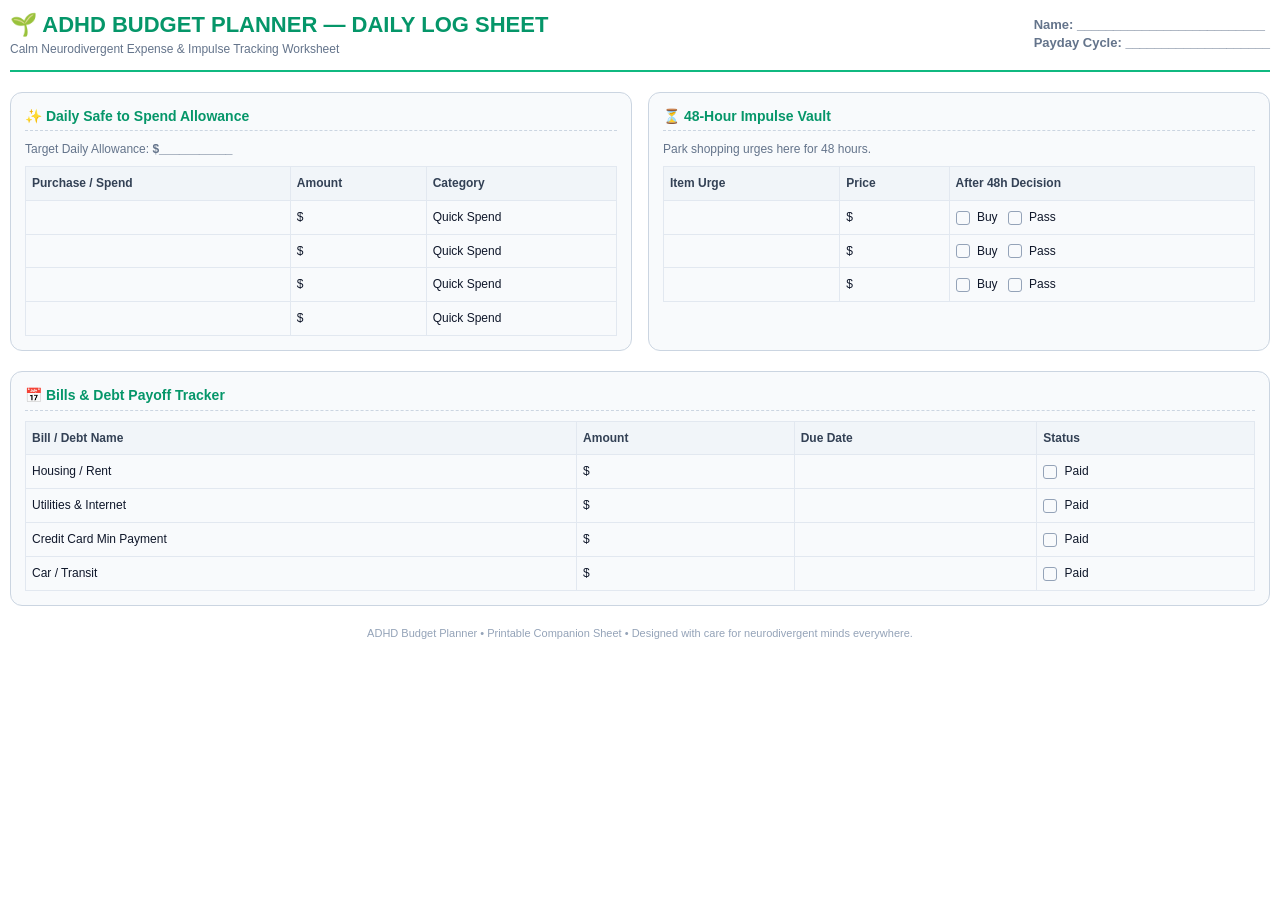
<file: fulfillment-package/ADHD-Printable-Tracker.html>
<!DOCTYPE html>
<html lang="en">
<head>
  <meta charset="utf-8">
  <title>ADHD Budget Planner — Printable Tracker</title>
  <style>
    @page { size: letter portrait; margin: 15mm; }
    * { box-sizing: border-box; margin: 0; padding: 0; }
    body {
      font-family: -apple-system, BlinkMacSystemFont, 'Segoe UI', Roboto, sans-serif;
      background: #ffffff;
      color: #0f172a;
      padding: 10px;
      line-height: 1.4;
      -webkit-print-color-adjust: exact;
      print-color-adjust: exact;
    }
    .header {
      display: flex;
      justify-content: space-between;
      align-items: center;
      border-bottom: 2px solid #10b981;
      padding-bottom: 12px;
      margin-bottom: 20px;
    }
    h1 { font-size: 22px; font-weight: 900; color: #059669; }
    .meta-box { font-size: 13px; color: #64748b; font-weight: 600; }
    .grid { display: grid; grid-template-columns: 1fr 1fr; gap: 16px; margin-bottom: 20px; }
    .card {
      border: 1px solid #cbd5e1;
      border-radius: 12px;
      padding: 14px;
      background: #f8fafc;
    }
    .card-title {
      font-size: 14px;
      font-weight: 800;
      color: #059669;
      margin-bottom: 10px;
      border-bottom: 1px dashed #cbd5e1;
      padding-bottom: 4px;
    }
    .table { width: 100%; border-collapse: collapse; font-size: 12px; }
    .table th, .table td { border: 1px solid #e2e8f0; padding: 8px 6px; text-align: left; }
    .table th { background: #f1f5f9; font-weight: 700; color: #334155; }
    .checkbox { width: 14px; height: 14px; border: 1px solid #94a3b8; display: inline-block; vertical-align: middle; margin-right: 4px; border-radius: 3px; }
  </style>
</head>
<body>
  <div class="header">
    <div>
      <h1>🌱 ADHD BUDGET PLANNER — DAILY LOG SHEET</h1>
      <p style="font-size: 12px; color: #64748b;">Calm Neurodivergent Expense & Impulse Tracking Worksheet</p>
    </div>
    <div class="meta-box">
      <div>Name: __________________________</div>
      <div>Payday Cycle: ____________________</div>
    </div>
  </div>

  <div class="grid">
    <div class="card">
      <div class="card-title">✨ Daily Safe to Spend Allowance</div>
      <p style="font-size: 12px; color: #64748b; margin-bottom: 8px;">Target Daily Allowance: <strong>$___________</strong></p>
      <table class="table">
        <tr><th>Purchase / Spend</th><th>Amount</th><th>Category</th></tr>
        <tr><td>&nbsp;</td><td>$</td><td>Quick Spend</td></tr>
        <tr><td>&nbsp;</td><td>$</td><td>Quick Spend</td></tr>
        <tr><td>&nbsp;</td><td>$</td><td>Quick Spend</td></tr>
        <tr><td>&nbsp;</td><td>$</td><td>Quick Spend</td></tr>
      </table>
    </div>

    <div class="card">
      <div class="card-title">⏳ 48-Hour Impulse Vault</div>
      <p style="font-size: 12px; color: #64748b; margin-bottom: 8px;">Park shopping urges here for 48 hours.</p>
      <table class="table">
        <tr><th>Item Urge</th><th>Price</th><th>After 48h Decision</th></tr>
        <tr><td>&nbsp;</td><td>$</td><td><span class="checkbox"></span> Buy &nbsp; <span class="checkbox"></span> Pass</td></tr>
        <tr><td>&nbsp;</td><td>$</td><td><span class="checkbox"></span> Buy &nbsp; <span class="checkbox"></span> Pass</td></tr>
        <tr><td>&nbsp;</td><td>$</td><td><span class="checkbox"></span> Buy &nbsp; <span class="checkbox"></span> Pass</td></tr>
      </table>
    </div>
  </div>

  <div class="card" style="margin-bottom: 20px;">
    <div class="card-title">📅 Bills & Debt Payoff Tracker</div>
    <table class="table">
      <tr><th>Bill / Debt Name</th><th>Amount</th><th>Due Date</th><th>Status</th></tr>
      <tr><td>Housing / Rent</td><td>$</td><td></td><td><span class="checkbox"></span> Paid</td></tr>
      <tr><td>Utilities & Internet</td><td>$</td><td></td><td><span class="checkbox"></span> Paid</td></tr>
      <tr><td>Credit Card Min Payment</td><td>$</td><td></td><td><span class="checkbox"></span> Paid</td></tr>
      <tr><td>Car / Transit</td><td>$</td><td></td><td><span class="checkbox"></span> Paid</td></tr>
    </table>
  </div>

  <div style="text-align: center; font-size: 11px; color: #94a3b8;">
    ADHD Budget Planner • Printable Companion Sheet • Designed with care for neurodivergent minds everywhere.
  </div>
</body>
</html>
</file>
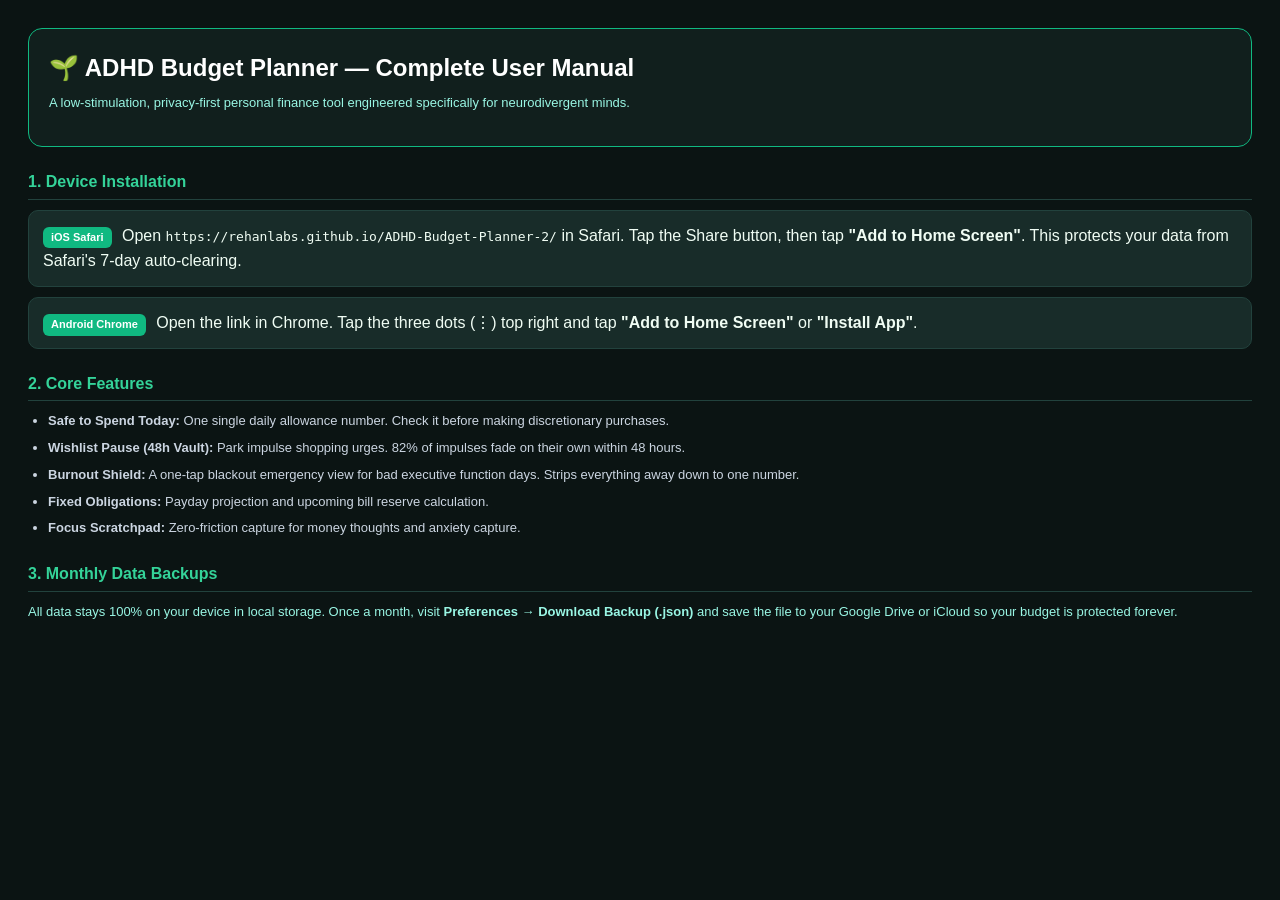
<file: fulfillment-package/CUSTOMER-GUIDE.html>
<!DOCTYPE html>
<html lang="en">
<head>
  <meta charset="utf-8">
  <title>ADHD Budget Planner — Illustrated Guide</title>
  <style>
    @page { size: letter portrait; margin: 20mm; }
    * { box-sizing: border-box; margin: 0; padding: 0; }
    body {
      font-family: -apple-system, BlinkMacSystemFont, 'Segoe UI', Roboto, sans-serif;
      background: #0b1413;
      color: #f0fdf4;
      padding: 28px;
      line-height: 1.6;
      -webkit-print-color-adjust: exact;
      print-color-adjust: exact;
    }
    h1 { font-size: 24px; color: #ffffff; margin-bottom: 6px; }
    h2 { font-size: 16px; color: #34d399; margin-top: 22px; margin-bottom: 10px; border-bottom: 1px solid #22423d; padding-bottom: 4px; }
    p { font-size: 13px; color: #99f6e4; margin-bottom: 12px; }
    .hero-banner {
      background: #111f1d;
      border: 1px solid #10b981;
      border-radius: 14px;
      padding: 20px;
      margin-bottom: 22px;
    }
    .step-box {
      background: #182c29;
      border: 1px solid #22423d;
      border-radius: 10px;
      padding: 12px 14px;
      margin-bottom: 10px;
    }
    .step-num {
      display: inline-block;
      background: #10b981;
      color: #fff;
      font-weight: 800;
      font-size: 11px;
      padding: 2px 8px;
      border-radius: 6px;
      margin-right: 6px;
    }
    ul { margin-left: 20px; margin-bottom: 14px; }
    li { font-size: 13px; color: #cbd5e1; margin-bottom: 6px; }
  </style>
</head>
<body>
  <div class="hero-banner">
    <h1>🌱 ADHD Budget Planner — Complete User Manual</h1>
    <p>A low-stimulation, privacy-first personal finance tool engineered specifically for neurodivergent minds.</p>
  </div>

  <h2>1. Device Installation</h2>
  <div class="step-box">
    <span class="step-num">iOS Safari</span>
    Open <code>https://rehanlabs.github.io/ADHD-Budget-Planner-2/</code> in Safari. Tap the Share button, then tap <strong>"Add to Home Screen"</strong>. This protects your data from Safari's 7-day auto-clearing.
  </div>
  <div class="step-box">
    <span class="step-num">Android Chrome</span>
    Open the link in Chrome. Tap the three dots (⋮) top right and tap <strong>"Add to Home Screen"</strong> or <strong>"Install App"</strong>.
  </div>

  <h2>2. Core Features</h2>
  <ul>
    <li><strong>Safe to Spend Today:</strong> One single daily allowance number. Check it before making discretionary purchases.</li>
    <li><strong>Wishlist Pause (48h Vault):</strong> Park impulse shopping urges. 82% of impulses fade on their own within 48 hours.</li>
    <li><strong>Burnout Shield:</strong> A one-tap blackout emergency view for bad executive function days. Strips everything away down to one number.</li>
    <li><strong>Fixed Obligations:</strong> Payday projection and upcoming bill reserve calculation.</li>
    <li><strong>Focus Scratchpad:</strong> Zero-friction capture for money thoughts and anxiety capture.</li>
  </ul>

  <h2>3. Monthly Data Backups</h2>
  <p>All data stays 100% on your device in local storage. Once a month, visit <strong>Preferences → Download Backup (.json)</strong> and save the file to your Google Drive or iCloud so your budget is protected forever.</p>
</body>
</html>
</file>
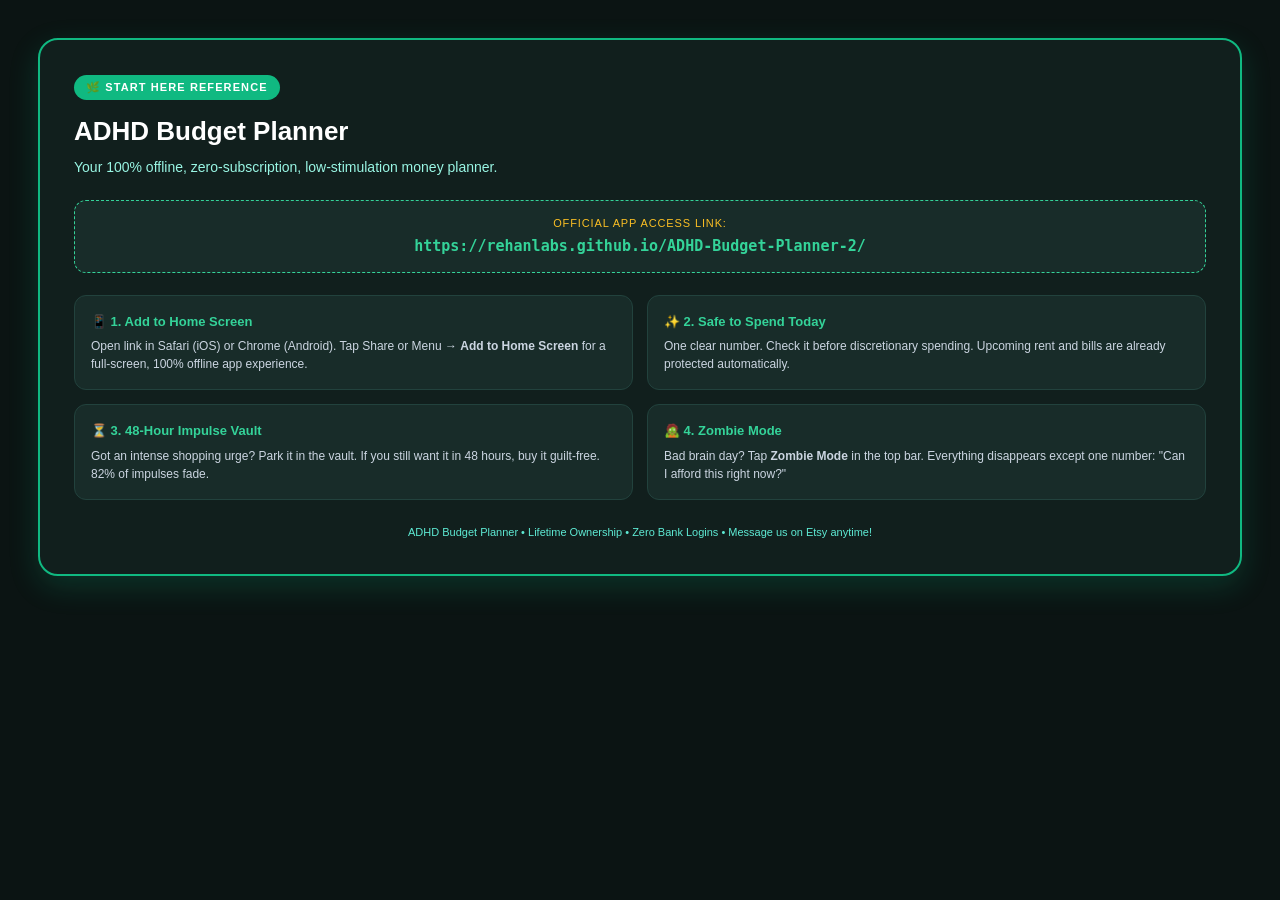
<file: fulfillment-package/START-HERE.html>
<!DOCTYPE html>
<html lang="en">
<head>
  <meta charset="utf-8">
  <title>ADHD Budget Planner — Quick Start Reference</title>
  <style>
    @page { size: letter portrait; margin: 0; }
    * { box-sizing: border-box; margin: 0; padding: 0; }
    body {
      font-family: -apple-system, BlinkMacSystemFont, 'Segoe UI', Roboto, sans-serif;
      background: #0b1413;
      color: #f0fdf4;
      padding: 38px;
      line-height: 1.5;
      -webkit-print-color-adjust: exact;
      print-color-adjust: exact;
    }
    .card {
      border: 2px solid #10b981;
      border-radius: 20px;
      padding: 34px;
      background: #111f1d;
      box-shadow: 0 10px 30px rgba(16, 185, 129, 0.2);
    }
    .badge {
      display: inline-block;
      background: #10b981;
      color: #fff;
      font-weight: 800;
      font-size: 11px;
      padding: 4px 12px;
      border-radius: 99px;
      text-transform: uppercase;
      letter-spacing: 0.1em;
      margin-bottom: 12px;
    }
    h1 {
      font-size: 26px;
      font-weight: 900;
      color: #ffffff;
      margin-bottom: 6px;
    }
    p.lead {
      font-size: 14px;
      color: #99f6e4;
      margin-bottom: 22px;
    }
    .grid {
      display: grid;
      grid-template-columns: 1fr 1fr;
      gap: 14px;
      margin-bottom: 24px;
    }
    .box {
      background: #182c29;
      border: 1px solid #22423d;
      border-radius: 12px;
      padding: 16px;
    }
    .box-title {
      font-weight: 800;
      font-size: 13px;
      color: #34d399;
      margin-bottom: 6px;
      display: flex;
      align-items: center;
      gap: 6px;
    }
    .box p {
      font-size: 12px;
      color: #cbd5e1;
      line-height: 1.5;
    }
    .url-banner {
      background: #182c29;
      border: 1px dashed #34d399;
      border-radius: 12px;
      padding: 14px;
      text-align: center;
      margin-bottom: 22px;
    }
    .url-text {
      font-family: monospace;
      font-size: 15px;
      font-weight: 800;
      color: #34d399;
    }
    .footer {
      text-align: center;
      font-size: 11px;
      color: #5eead4;
    }
  </style>
</head>
<body>
  <div class="card">
    <span class="badge">🌿 Start Here Reference</span>
    <h1>ADHD Budget Planner</h1>
    <p class="lead">Your 100% offline, zero-subscription, low-stimulation money planner.</p>

    <div class="url-banner">
      <div style="font-size: 11px; text-transform: uppercase; letter-spacing: 0.08em; color: #fbbf24; margin-bottom: 4px;">Official App Access Link:</div>
      <div class="url-text">https://rehanlabs.github.io/ADHD-Budget-Planner-2/</div>
    </div>

    <div class="grid">
      <div class="box">
        <div class="box-title">📱 1. Add to Home Screen</div>
        <p>Open link in Safari (iOS) or Chrome (Android). Tap Share or Menu → <strong>Add to Home Screen</strong> for a full-screen, 100% offline app experience.</p>
      </div>

      <div class="box">
        <div class="box-title">✨ 2. Safe to Spend Today</div>
        <p>One clear number. Check it before discretionary spending. Upcoming rent and bills are already protected automatically.</p>
      </div>

      <div class="box">
        <div class="box-title">⏳ 3. 48-Hour Impulse Vault</div>
        <p>Got an intense shopping urge? Park it in the vault. If you still want it in 48 hours, buy it guilt-free. 82% of impulses fade.</p>
      </div>

      <div class="box">
        <div class="box-title">🧟 4. Zombie Mode</div>
        <p>Bad brain day? Tap <strong>Zombie Mode</strong> in the top bar. Everything disappears except one number: "Can I afford this right now?"</p>
      </div>
    </div>

    <div class="footer">
      ADHD Budget Planner • Lifetime Ownership • Zero Bank Logins • Message us on Etsy anytime!
    </div>
  </div>
</body>
</html>
</file>
<file: css/planner-theme.css>
/* ADHD Budget Planner - Modern Theme Definitions (Edition 2: Nordic Frost & Glassmorphism)
   Unified, 100% cohesive color harmony across Header, Capsule Nav, Cards, Badges, and Action HUD */
:root {
  --font-base: -apple-system, BlinkMacSystemFont, 'Segoe UI', Roboto, 'Inter', sans-serif;
  --font-mono: 'SF Mono', 'Roboto Mono', Menlo, Consolas, monospace;
  --radius-card: 18px;
  --radius-btn: 12px;
  --radius-pill: 999px;
  --transition-quick: 0.18s cubic-bezier(0.16, 1, 0.3, 1);
}

/* 1. Emerald Modern (Default: Frosted Oceanic Obsidian & Luminous Mint) */
body[data-theme="emerald-modern"] {
  --bg-app: #070f1a;
  --bg-header: rgba(7, 15, 26, 0.94);
  --bg-panel: rgba(14, 27, 44, 0.78);
  --bg-tile: rgba(21, 39, 64, 0.65);
  --bg-tile-hover: rgba(30, 56, 92, 0.85);
  --border-line: rgba(56, 189, 248, 0.18);
  --border-focus: #2dd4bf;
  --text-main: #f0fdfa;
  --text-sub: #99f6e4;
  --text-dim: #5eead4;
  --color-primary: #10b981;
  --color-accent: #2dd4bf;
  --color-cyan: #38bdf8;
  --color-gold: #fbbf24;
  --color-rose: #f43f5e;
  --nav-bg: rgba(7, 15, 26, 0.96);
  --nav-tab-bg: rgba(21, 39, 64, 0.55);
  --nav-tab-border: rgba(56, 189, 248, 0.18);
  --nav-tab-active-bg: linear-gradient(135deg, rgba(16, 185, 129, 0.35), rgba(6, 182, 212, 0.35));
  --nav-tab-active-border: #2dd4bf;
  --nav-tab-active-text: #f0fdfa;
  --nav-tab-active-shadow: 0 0 16px rgba(45, 212, 191, 0.28);
  --badge-bg: rgba(56, 189, 248, 0.14);
  --badge-border: rgba(56, 189, 248, 0.3);
  --badge-text: #38bdf8;
  --hud-btn-bg: rgba(14, 27, 44, 0.94);
  --hud-btn-border: rgba(56, 189, 248, 0.3);
  --hud-btn-text: #99f6e4;
  --hud-spend-bg: linear-gradient(135deg, #10b981, #0891b2);
  --hero-shadow: 0 16px 40px -8px rgba(16, 185, 129, 0.22);
  --glass-blur: blur(18px);
}

/* 2. OLED Pure Dark (Deep Minimalist Black with Neon Mint Accents) */
body[data-theme="oled-dark"] {
  --bg-app: #03060a;
  --bg-header: rgba(3, 6, 10, 0.96);
  --bg-panel: #0a111a;
  --bg-tile: #111e2e;
  --bg-tile-hover: #192a40;
  --border-line: #1c324a;
  --border-focus: #34d399;
  --text-main: #ffffff;
  --text-sub: #94a3b8;
  --text-dim: #64748b;
  --color-primary: #34d399;
  --color-accent: #38bdf8;
  --color-cyan: #38bdf8;
  --color-gold: #fbbf24;
  --color-rose: #f43f5e;
  --nav-bg: #03060a;
  --nav-tab-bg: #111e2e;
  --nav-tab-border: #1c324a;
  --nav-tab-active-bg: #192a40;
  --nav-tab-active-border: #34d399;
  --nav-tab-active-text: #ffffff;
  --nav-tab-active-shadow: 0 0 16px rgba(52, 211, 153, 0.3);
  --badge-bg: rgba(52, 211, 153, 0.15);
  --badge-border: rgba(52, 211, 153, 0.35);
  --badge-text: #34d399;
  --hud-btn-bg: #0a111a;
  --hud-btn-border: #1c324a;
  --hud-btn-text: #94a3b8;
  --hud-spend-bg: linear-gradient(135deg, #059669, #0d9488);
  --hero-shadow: 0 10px 30px rgba(0, 0, 0, 0.6);
  --glass-blur: none;
}

/* 3. Nordic Fog (Clean Pristine Frost Light) */
body[data-theme="nordic-fog"] {
  --bg-app: #f0f6fa;
  --bg-header: rgba(240, 246, 250, 0.94);
  --bg-panel: rgba(255, 255, 255, 0.88);
  --bg-tile: #e8eff5;
  --bg-tile-hover: #dbe7f0;
  --border-line: #cbd5e1;
  --border-focus: #0d9488;
  --text-main: #0f172a;
  --text-sub: #334155;
  --text-dim: #64748b;
  --color-primary: #059669;
  --color-accent: #0d9488;
  --color-cyan: #0284c7;
  --color-gold: #d97706;
  --color-rose: #e11d48;
  --nav-bg: rgba(240, 246, 250, 0.95);
  --nav-tab-bg: #e2ecf4;
  --nav-tab-border: #cbd5e1;
  --nav-tab-active-bg: #ffffff;
  --nav-tab-active-border: #0d9488;
  --nav-tab-active-text: #059669;
  --nav-tab-active-shadow: 0 4px 14px rgba(13, 148, 136, 0.18);
  --badge-bg: rgba(13, 148, 136, 0.12);
  --badge-border: rgba(13, 148, 136, 0.3);
  --badge-text: #0d9488;
  --hud-btn-bg: #ffffff;
  --hud-btn-border: #cbd5e1;
  --hud-btn-text: #334155;
  --hud-spend-bg: linear-gradient(135deg, #059669, #0284c7);
  --hero-shadow: 0 8px 24px rgba(15, 23, 42, 0.08);
  --glass-blur: blur(16px);
}

/* 4. Warm Earth (Deep Espresso Charcoal with Amber Mint Highlights) */
body[data-theme="warm-earth"] {
  --bg-app: #121516;
  --bg-header: rgba(18, 21, 22, 0.94);
  --bg-panel: rgba(28, 32, 34, 0.88);
  --bg-tile: #23292c;
  --bg-tile-hover: #30373b;
  --border-line: #3d464b;
  --border-focus: #10b981;
  --text-main: #fbfbfc;
  --text-sub: #cbd5e1;
  --text-dim: #94a3b8;
  --color-primary: #10b981;
  --color-accent: #fbbf24;
  --color-cyan: #2dd4bf;
  --color-gold: #fbbf24;
  --color-rose: #f43f5e;
  --nav-bg: rgba(18, 21, 22, 0.96);
  --nav-tab-bg: #23292c;
  --nav-tab-border: #3d464b;
  --nav-tab-active-bg: #30373b;
  --nav-tab-active-border: #10b981;
  --nav-tab-active-text: #10b981;
  --nav-tab-active-shadow: 0 0 16px rgba(16, 185, 129, 0.25);
  --badge-bg: rgba(16, 185, 129, 0.14);
  --badge-border: rgba(16, 185, 129, 0.35);
  --badge-text: #10b981;
  --hud-btn-bg: #23292c;
  --hud-btn-border: #3d464b;
  --hud-btn-text: #cbd5e1;
  --hud-spend-bg: linear-gradient(135deg, #10b981, #0891b2);
  --hero-shadow: 0 14px 36px rgba(16, 185, 129, 0.16);
  --glass-blur: blur(16px);
}
</file>
<file: css/planner-layout.css>
/* ADHD Budget Planner - Modern Layout & Styles (Edition 2) */
* {
  box-sizing: border-box;
  margin: 0;
  padding: 0;
  -webkit-tap-highlight-color: transparent;
}

body {
  background-color: var(--bg-app);
  color: var(--text-main);
  font-family: var(--font-base);
  font-size: 15px;
  line-height: 1.5;
  min-height: 100vh;
  overflow-x: hidden;
  user-select: none;
  -webkit-font-smoothing: antialiased;
}

.adhd-container {
  width: 100%;
  max-width: 760px;
  margin: 0 auto;
  min-height: 100vh;
  display: flex;
  flex-direction: column;
  padding-bottom: calc(40px + env(safe-area-inset-bottom, 20px));
  position: relative;
  overflow-x: clip;
}

body.tutorial-active .adhd-container {
  padding-bottom: calc(230px + env(safe-area-inset-bottom, 20px));
}

/* Header App Bar */
.adhd-header {
  position: sticky;
  top: 0;
  z-index: 40;
  background: var(--bg-header);
  backdrop-filter: blur(14px);
  -webkit-backdrop-filter: blur(14px);
  border-bottom: 1px solid var(--border-line);
  padding: 12px 18px;
}

.header-row {
  display: flex;
  align-items: center;
  justify-content: space-between;
}

.brand-badge {
  display: flex;
  align-items: center;
  gap: 10px;
}

.brand-icon {
  width: 36px;
  height: 36px;
  border-radius: 10px;
  background: var(--bg-tile);
  border: 1px solid var(--border-line);
  display: flex;
  align-items: center;
  justify-content: center;
  font-size: 18px;
}

.brand-titles h1 {
  font-size: 16px;
  font-weight: 800;
  color: var(--text-main);
  letter-spacing: -0.01em;
  line-height: 1.2;
}

.brand-subtitle {
  font-size: 11px;
  color: var(--color-accent);
  font-weight: 600;
}

.header-actions {
  display: flex;
  align-items: center;
  gap: 6px;
}

.pill-action-btn {
  background: var(--bg-tile);
  border: 1px solid var(--border-line);
  color: var(--text-main);
  padding: 6px 12px;
  border-radius: var(--radius-pill);
  font-size: 12px;
  font-weight: 700;
  display: flex;
  align-items: center;
  gap: 5px;
  cursor: pointer;
  transition: var(--transition-quick);
}

.pill-action-btn:hover {
  border-color: var(--color-primary);
}

.icon-action-btn {
  background: var(--bg-tile);
  border: 1px solid var(--border-line);
  color: var(--text-sub);
  width: 34px;
  height: 34px;
  border-radius: var(--radius-btn);
  display: flex;
  align-items: center;
  justify-content: center;
  font-size: 15px;
  cursor: pointer;
}

/* Screens */
.screen {
  display: none;
  padding: 18px;
  animation: fadeIn 0.2s ease;
}

.screen.active {
  display: block;
}

@keyframes fadeIn {
  from { opacity: 0; transform: translateY(4px); }
  to { opacity: 1; transform: translateY(0); }
}

/* Split-Card Modern Hero Dashboard */
.hero-split-card {
  background: var(--bg-panel);
  border: 1px solid var(--border-line);
  backdrop-filter: var(--glass-blur, blur(16px));
  -webkit-backdrop-filter: var(--glass-blur, blur(16px));
  border-radius: var(--radius-card);
  padding: 22px 20px;
  margin-bottom: 20px;
  box-shadow: var(--hero-shadow);
  display: flex;
  flex-direction: column;
  gap: 16px;
  position: relative;
  overflow: hidden;
}

.hero-main-section {
  text-align: center;
}

.hero-label {
  font-size: 12px;
  font-weight: 800;
  text-transform: uppercase;
  letter-spacing: 0.08em;
  color: var(--color-gold);
  margin-bottom: 6px;
  display: flex;
  align-items: center;
  justify-content: center;
  gap: 6px;
}

.hero-number {
  font-size: 46px;
  font-weight: 900;
  letter-spacing: -0.03em;
  font-family: var(--font-mono);
  color: var(--text-main);
  line-height: 1.1;
  margin-bottom: 8px;
}

.hero-subtext {
  font-size: 13px;
  color: var(--text-sub);
}

/* Runway Strip */
.runway-summary-strip {
  background: var(--bg-tile);
  border-radius: 12px;
  padding: 10px 14px;
  display: flex;
  flex-wrap: wrap;
  gap: 6px;
  justify-content: space-between;
  align-items: center;
  font-size: 12px;
  color: var(--text-sub);
}

.runway-summary-strip strong {
  color: var(--text-main);
}

/* Quick Spends Grid (True 2x2 on Mobile, 4x1 on Desktop) */
.quick-spend-grid {
  display: grid;
  grid-template-columns: repeat(2, 1fr);
  gap: 10px;
  margin-bottom: 18px;
}

@media (min-width: 640px) {
  .quick-spend-grid {
    grid-template-columns: repeat(4, 1fr);
    gap: 12px;
  }
}

.spend-tile-btn {
  background: var(--bg-panel);
  border: 1px solid var(--border-line);
  border-radius: 14px;
  padding: 14px 10px;
  text-align: center;
  cursor: pointer;
  transition: var(--transition-quick);
  color: var(--text-main);
  display: flex;
  flex-direction: column;
  align-items: center;
  justify-content: center;
  gap: 5px;
  min-width: 0;
}

.spend-tile-btn:hover {
  border-color: var(--color-primary);
  background: var(--bg-tile);
  transform: translateY(-2px);
}

.spend-tile-icon { font-size: 22px; }
.spend-tile-title { font-size: 12px; font-weight: 700; }
.spend-tile-amt { font-size: 12px; font-family: var(--font-mono); color: var(--color-gold); }

/* Item Cards (Bills, Vault, Debt, Today Spends) */
.item-card,
.list-item-card {
  background: var(--bg-panel);
  border: 1px solid var(--border-line);
  border-radius: 14px;
  padding: 15px 16px;
  margin-bottom: 12px;
  transition: var(--transition-quick);
  display: flex;
  align-items: center;
  justify-content: space-between;
  gap: 12px;
  flex-wrap: wrap;
}

.item-card:hover,
.list-item-card:hover {
  border-color: var(--border-focus);
}

.item-info {
  flex: 1;
  min-width: 140px;
}

.item-header {
  display: flex;
  align-items: center;
  justify-content: space-between;
  margin-bottom: 8px;
}

.item-title {
  font-size: 15px;
  font-weight: 700;
  color: var(--text-main);
  display: flex;
  align-items: center;
  gap: 8px;
}

.item-sub {
  font-size: 12px;
  color: var(--text-sub);
  margin-top: 3px;
}

.item-amount {
  font-family: var(--font-mono);
  font-size: 15px;
  font-weight: 800;
  color: var(--color-gold);
}

.card-actions-row {
  display: flex;
  align-items: center;
  gap: 8px;
  flex-wrap: wrap;
}

.btn-check-toggle {
  background: rgba(21, 39, 64, 0.75);
  border: 1px solid rgba(56, 189, 248, 0.3);
  color: var(--text-main);
  font-size: 11.5px;
  font-weight: 700;
  padding: 6px 12px;
  border-radius: 999px;
  cursor: pointer;
  transition: var(--transition-quick);
  display: inline-flex;
  align-items: center;
  gap: 4px;
}

.btn-check-toggle:hover {
  border-color: var(--color-primary);
  background: rgba(30, 56, 92, 0.9);
}

.btn-check-toggle.active {
  background: linear-gradient(135deg, #10b981, #059669);
  border-color: #34d399;
  color: #ffffff;
  box-shadow: 0 2px 10px rgba(16, 185, 129, 0.3);
}

.btn-card-edit {
  background: rgba(21, 39, 64, 0.6);
  border: 1px solid rgba(148, 163, 184, 0.25);
  color: var(--text-sub);
  font-size: 11.5px;
  font-weight: 700;
  padding: 6px 10px;
  border-radius: 8px;
  cursor: pointer;
  transition: var(--transition-quick);
}

.btn-card-edit:hover {
  color: #ffffff;
  border-color: var(--color-cyan);
  background: rgba(30, 56, 92, 0.8);
}

.btn-card-delete {
  background: rgba(244, 63, 94, 0.12);
  border: 1px solid rgba(244, 63, 94, 0.3);
  color: #fb7185;
  font-size: 12px;
  font-weight: 800;
  width: 30px;
  height: 30px;
  border-radius: 8px;
  display: inline-flex;
  align-items: center;
  justify-content: center;
  cursor: pointer;
  transition: var(--transition-quick);
}

.btn-card-delete:hover {
  background: rgba(244, 63, 94, 0.28);
  color: #ffffff;
  border-color: #f43f5e;
}

.btn-primary-action {
  background: var(--color-primary);
  color: #fff;
  border: none;
  font-weight: 700;
  font-size: 12px;
  padding: 6px 14px;
  border-radius: var(--radius-btn);
  cursor: pointer;
  transition: var(--transition-quick);
}

.btn-primary-action:hover {
  opacity: 0.9;
}

.btn-primary-action.paid {
  background: #064e3b;
  color: #34d399;
}

/* Zombie Mode Overlay */
.zombie-overlay {
  display: none;
  position: fixed;
  top: 0;
  left: 0;
  right: 0;
  bottom: 0;
  background: #000000;
  z-index: 100;
  flex-direction: column;
  align-items: center;
  justify-content: center;
  padding: 30px;
  text-align: center;
}

.zombie-overlay.active {
  display: flex;
}

.zombie-title {
  font-size: 18px;
  color: #737373;
  margin-bottom: 10px;
  font-weight: 700;
}

.zombie-hero-number {
  font-size: 58px;
  font-family: var(--font-mono);
  font-weight: 900;
  color: #10b981;
  margin-bottom: 24px;
}

.btn-zombie-exit {
  background: #171717;
  color: #a3a3a3;
  border: 1px solid #333;
  padding: 12px 24px;
  border-radius: var(--radius-pill);
  font-size: 14px;
  font-weight: 700;
  cursor: pointer;
}

/* Top Segmented Nordic Capsule Navigation (3x2 Grid on Mobile, 6x1 Full-Width Grid on Desktop) */
.nordic-capsule-nav {
  position: relative;
  z-index: 35;
  background: var(--nav-bg);
  border-bottom: 1px solid var(--border-line);
  padding: 8px 10px;
  display: grid;
  grid-template-columns: repeat(3, minmax(0, 1fr));
  gap: 6px;
  width: 100%;
}

@media (min-width: 660px) {
  .nordic-capsule-nav {
    grid-template-columns: repeat(6, minmax(0, 1fr));
    gap: 6px;
    padding: 10px 14px;
  }
}

.capsule-tab {
  background: var(--nav-tab-bg);
  border: 1px solid var(--nav-tab-border);
  color: var(--text-sub);
  padding: 8px 4px;
  border-radius: var(--radius-pill);
  font-size: 11.5px;
  font-weight: 700;
  cursor: pointer;
  white-space: nowrap;
  display: flex;
  align-items: center;
  justify-content: center;
  gap: 4px;
  transition: var(--transition-quick);
  min-width: 0;
  width: 100%;
  overflow: hidden;
  text-overflow: ellipsis;
}

.capsule-tab:hover {
  background: var(--bg-tile-hover);
  color: var(--text-main);
  border-color: var(--border-focus);
}

.capsule-tab.active {
  background: var(--nav-tab-active-bg);
  border-color: var(--nav-tab-active-border);
  color: var(--nav-tab-active-text);
  box-shadow: var(--nav-tab-active-shadow);
}

/* Payday & Inflow Stream Card */
.payday-inflow-card {
  background: var(--bg-panel);
  border: 1px solid var(--border-line);
  backdrop-filter: var(--glass-blur, blur(16px));
  -webkit-backdrop-filter: var(--glass-blur, blur(16px));
  border-radius: var(--radius-card);
  padding: 16px 18px;
  margin-bottom: 16px;
  box-shadow: 0 8px 24px rgba(0, 0, 0, 0.2);
}

.inflow-badge {
  background: rgba(16, 185, 129, 0.18);
  color: #34d399;
  font-size: 11px;
  font-weight: 800;
  padding: 3px 9px;
  border-radius: var(--radius-pill);
  text-transform: uppercase;
  letter-spacing: 0.05em;
}

/* Action Bar (Non-Overlapping Dock Bar) */
.nordic-floating-hud {
  width: 100%;
  padding: 4px 18px 24px 18px;
  display: flex;
  justify-content: space-between;
  align-items: center;
  gap: 10px;
}

.hud-shield-btn {
  flex: 1;
  display: flex;
  align-items: center;
  justify-content: center;
  gap: 6px;
  background: var(--hud-btn-bg);
  border: 1px solid var(--hud-btn-border);
  color: var(--hud-btn-text);
  padding: 11px 14px;
  border-radius: var(--radius-pill);
  font-size: 12.5px;
  font-weight: 800;
  box-shadow: 0 4px 16px rgba(0, 0, 0, 0.3);
  cursor: pointer;
  transition: var(--transition-quick);
}

.hud-shield-btn:hover {
  border-color: var(--border-focus);
  transform: translateY(-1px);
}

.hud-spend-btn {
  flex: 1;
  display: flex;
  align-items: center;
  justify-content: center;
  gap: 6px;
  background: var(--hud-spend-bg);
  color: #ffffff;
  border: 1px solid rgba(255, 255, 255, 0.2);
  padding: 11px 16px;
  border-radius: var(--radius-pill);
  font-size: 12.5px;
  font-weight: 800;
  box-shadow: 0 6px 20px rgba(16, 185, 129, 0.35);
  cursor: pointer;
  transition: var(--transition-quick);
}

.hud-spend-btn:hover {
  transform: translateY(-1px);
  box-shadow: 0 8px 24px rgba(16, 185, 129, 0.5);
}

/* Modals */
.modal-overlay {
  display: none;
  position: fixed;
  top: 0;
  left: 0;
  right: 0;
  bottom: 0;
  background: rgba(0, 0, 0, 0.75);
  backdrop-filter: blur(6px);
  z-index: 90;
  align-items: center;
  justify-content: center;
  padding: 14px;
}

.modal-overlay.open {
  display: flex;
}

.modal-box {
  background: var(--bg-panel);
  border: 1px solid var(--border-line);
  border-radius: var(--radius-card);
  width: 100%;
  max-width: 440px;
  max-height: 88vh;
  overflow-y: auto;
  padding: 18px 16px;
}

.form-group {
  margin-bottom: 12px;
}

.form-group label {
  display: block;
  font-size: 12px;
  font-weight: 700;
  color: var(--text-sub);
  margin-bottom: 6px;
}

.form-input, .form-select {
  width: 100%;
  background: var(--bg-tile);
  border: 1px solid var(--border-line);
  color: #fff;
  padding: 10px 12px;
  border-radius: 10px;
  font-size: 16px;
  outline: none;
  font-family: inherit;
  min-height: 44px;
}

.form-input:focus, .form-select:focus {
  border-color: var(--color-primary);
}

/* Mobile Portrait Responsiveness Tweaks */
@media (max-width: 480px) {
  .adhd-header {
    padding: 8px 10px;
  }
  .brand-badge {
    gap: 6px;
    min-width: 0;
  }
  .brand-icon {
    width: 26px;
    height: 26px;
    flex-shrink: 0;
  }
  .brand-titles h1 {
    font-size: 11.5px;
    white-space: nowrap;
  }
  .adhd-header .nordic-help-badge {
    width: 18px;
    height: 18px;
    font-size: 10px;
  }
  .brand-subtitle {
    font-size: 9px;
    white-space: nowrap;
  }
  .header-actions {
    gap: 4px;
    flex-shrink: 0;
  }
  .pill-action-btn {
    padding: 4px 7px;
    font-size: 10px;
    white-space: nowrap;
  }
  .icon-action-btn {
    width: 26px;
    height: 26px;
    font-size: 11px;
    flex-shrink: 0;
  }
  .nordic-capsule-nav {
    padding: 8px 10px;
    gap: 5px;
  }
  .capsule-tab {
    padding: 7px 4px;
    font-size: 11px;
    gap: 4px;
  }
  .hero-number {
    font-size: 36px;
  }
  .hero-split-card {
    padding: 16px 14px;
  }
  .screen {
    padding: 12px 10px;
  }
  .nordic-floating-hud {
    padding: 2px 10px 20px 10px;
  }
}
</file>
<file: css/chloe-tour.css>
/* =========================================================
   ADHD Budget Planner (Edition 2) - Chloe's Interactive Tour & Contextual Guide
   Nordic Frost Glassmorphism: Zero-blur crystal clarity, DOM-anchored,
   strict capture-phase ADHD guardrails, 100% mobile portrait responsive.
   ========================================================= */

/* Crystal clear ambient tint (ZERO BLUR to keep text and tabs 100% sharp) */
.tutorial-mask-overlay {
  position: fixed;
  inset: 0;
  background: rgba(7, 15, 26, 0.22);
  z-index: 9000;
  pointer-events: none;
  opacity: 0;
  transition: opacity 0.25s ease;
}

.tutorial-mask-overlay.active {
  opacity: 1;
}

/* Guardrail & Header Offset when tour is active */
body.tutorial-active {
  padding-top: 44px;
}

body.tutorial-active .adhd-header {
  top: 44px;
}

body.tutorial-active .nordic-capsule-nav .capsule-tab:not(.tutorial-target-active) {
  opacity: 0.55;
  transition: opacity 0.2s ease;
}

/* DOM-Anchored Target Spotlight */
.tutorial-target-active {
  position: relative !important;
  z-index: 9200 !important;
  outline: 2.5px solid #2dd4bf !important;
  outline-offset: 3px !important;
  box-shadow: 0 0 0 6px rgba(45, 212, 191, 0.28), 0 8px 24px rgba(0, 0, 0, 0.55) !important;
  animation: chloeTargetPulse 2s infinite ease-in-out !important;
  cursor: pointer !important;
}

@keyframes chloeTargetPulse {
  0%, 100% { outline-color: #2dd4bf; }
  50% { outline-color: #38bdf8; }
}

/* Anchored Chloe Target Badge */
.chloe-target-badge {
  position: absolute;
  top: -13px;
  right: 10px;
  background: linear-gradient(135deg, #10b981, #0891b2);
  color: #ffffff;
  font-size: 11px;
  font-weight: 800;
  padding: 3px 10px;
  border-radius: 999px;
  display: flex;
  align-items: center;
  gap: 5px;
  box-shadow: 0 4px 12px rgba(0, 0, 0, 0.55);
  pointer-events: none;
  z-index: 9210;
  white-space: nowrap;
  animation: chloeBadgePop 0.25s cubic-bezier(0.16, 1, 0.3, 1) forwards;
}

/* Special centering for capsule navigation tabs */
.capsule-tab .chloe-target-badge {
  top: -12px;
  right: auto;
  left: 50%;
  transform: translateX(-50%);
}

@keyframes chloeBadgePop {
  from { transform: scale(0.7) translateY(4px); opacity: 0; }
  to { transform: scale(1) translateY(0); opacity: 1; }
}

/* Typing animation highlight */
.typing-active {
  outline: 2.5px solid #2dd4bf !important;
  background: rgba(45, 212, 191, 0.16) !important;
  transition: all 0.15s ease;
}

/* Top Tutorial HUD Bar */
.tutorial-hud-bar {
  position: fixed;
  top: 0;
  left: 0;
  right: 0;
  height: 44px;
  background: rgba(7, 15, 26, 0.97);
  backdrop-filter: blur(14px);
  -webkit-backdrop-filter: blur(14px);
  border-bottom: 1px solid rgba(56, 189, 248, 0.35);
  color: #f1f5f9;
  padding: 0 14px;
  display: flex;
  align-items: center;
  justify-content: space-between;
  z-index: 9700;
  font-size: 12px;
  box-shadow: 0 4px 16px rgba(0, 0, 0, 0.45);
}

.tutorial-hud-title {
  display: flex;
  align-items: center;
  gap: 7px;
  font-weight: 700;
  overflow: hidden;
  white-space: nowrap;
}

.tutorial-hud-step-pill {
  background: rgba(45, 212, 191, 0.2);
  color: #2dd4bf;
  border: 1px solid rgba(45, 212, 191, 0.35);
  padding: 2px 8px;
  border-radius: 999px;
  font-size: 11px;
  font-weight: 800;
}

.tutorial-hud-sub {
  color: #94a3b8;
  font-size: 11px;
  font-weight: 500;
}

@media (max-width: 520px) {
  .tutorial-hud-sub {
    display: none;
  }
}

.tutorial-hud-exit {
  background: rgba(30, 41, 59, 0.85);
  border: 1px solid rgba(148, 163, 184, 0.35);
  color: #e2e8f0;
  font-size: 11px;
  font-weight: 700;
  padding: 5px 11px;
  border-radius: 6px;
  cursor: pointer;
  transition: all 0.15s ease;
  flex-shrink: 0;
}

.tutorial-hud-exit:hover {
  background: rgba(51, 65, 85, 0.95);
  color: #ffffff;
  border-color: #38bdf8;
}

/* Floating Tour Guide Card (Mobile-First, Crisp Bottom Dock) */
.chloe-guide-card {
  position: fixed;
  bottom: calc(14px + env(safe-area-inset-bottom, 6px));
  left: 50%;
  transform: translateX(-50%);
  width: calc(100% - 24px);
  max-width: 500px;
  background: #0b1726;
  border: 1.5px solid #2dd4bf;
  border-radius: 18px;
  padding: 14px 16px;
  box-shadow: 0 20px 48px rgba(0, 0, 0, 0.88), 0 0 24px rgba(45, 212, 191, 0.22);
  z-index: 9600;
  display: flex;
  flex-direction: column;
  gap: 10px;
}

/* Nudge Shake Animation when user clicks locked area outside current step */
.chloe-guide-card.nudge {
  animation: chloeNudgeShake 0.42s cubic-bezier(0.36, 0.07, 0.19, 0.97) both;
  border-color: #f59e0b;
}

@keyframes chloeNudgeShake {
  10%, 90% { transform: translateX(calc(-50% - 4px)); }
  20%, 80% { transform: translateX(calc(-50% + 6px)); }
  30%, 50%, 70% { transform: translateX(calc(-50% - 8px)); }
  40%, 60% { transform: translateX(calc(-50% + 8px)); }
}

.chloe-nudge-toast {
  background: rgba(245, 158, 11, 0.16);
  border: 1px solid rgba(245, 158, 11, 0.45);
  color: #fcd34d;
  font-size: 11.5px;
  font-weight: 700;
  padding: 6px 10px;
  border-radius: 8px;
  text-align: center;
}

/* Embedded Modal Guide Banner (when a modal is open during the tour) */
.chloe-modal-banner {
  background: linear-gradient(145deg, rgba(16, 185, 129, 0.16), rgba(8, 145, 178, 0.16));
  border: 1.5px solid #2dd4bf;
  border-radius: 12px;
  padding: 12px 14px;
  margin-bottom: 14px;
  display: flex;
  flex-direction: column;
  gap: 8px;
  position: relative;
  z-index: 9300;
}

.chloe-modal-banner.nudge {
  animation: chloeBannerShake 0.42s ease both;
  border-color: #f59e0b;
}

@keyframes chloeBannerShake {
  10%, 90% { transform: translateX(-4px); }
  20%, 80% { transform: translateX(6px); }
  30%, 50%, 70% { transform: translateX(-6px); }
  40%, 60% { transform: translateX(6px); }
}

.chloe-guide-header {
  display: flex;
  align-items: center;
  justify-content: space-between;
  border-bottom: 1px solid rgba(56, 189, 248, 0.15);
  padding-bottom: 7px;
}

.chloe-guide-identity {
  display: flex;
  align-items: center;
  gap: 8px;
}

.chloe-avatar {
  font-size: 19px;
  line-height: 1;
}

.chloe-name {
  font-size: 13px;
  font-weight: 800;
  color: #2dd4bf;
}

.chloe-step-counter {
  font-size: 11px;
  font-weight: 800;
  color: #38bdf8;
  background: rgba(56, 189, 248, 0.15);
  padding: 2px 8px;
  border-radius: 999px;
  border: 1px solid rgba(56, 189, 248, 0.25);
}

.chloe-guide-body {
  font-size: 13px;
  line-height: 1.48;
  color: #cbd5e1;
}

.chloe-guide-body strong {
  color: #f8fafc;
}

.chloe-guide-actions {
  display: flex;
  align-items: center;
  justify-content: space-between;
  gap: 8px;
  margin-top: 2px;
}

.chloe-nav-group {
  display: flex;
  align-items: center;
  gap: 6px;
}

.chloe-btn-secondary {
  background: rgba(30, 41, 59, 0.65);
  border: 1px solid rgba(148, 163, 184, 0.25);
  color: #94a3b8;
  font-size: 11.5px;
  font-weight: 700;
  padding: 6px 11px;
  border-radius: 8px;
  cursor: pointer;
  transition: all 0.15s ease;
}

.chloe-btn-secondary:hover:not(:disabled) {
  background: rgba(51, 65, 85, 0.85);
  color: #ffffff;
}

.chloe-btn-secondary:disabled {
  opacity: 0.35;
  cursor: not-allowed;
}

.chloe-btn-primary {
  background: linear-gradient(135deg, #10b981, #0891b2);
  border: 1px solid rgba(255, 255, 255, 0.25);
  color: #ffffff;
  font-size: 12px;
  font-weight: 800;
  padding: 8px 15px;
  border-radius: 9px;
  cursor: pointer;
  box-shadow: 0 4px 12px rgba(16, 185, 129, 0.35);
  transition: all 0.15s ease;
}

.chloe-btn-primary.pulse {
  animation: chloeBtnPulse 1.8s infinite ease-in-out;
}

@keyframes chloeBtnPulse {
  0%, 100% { box-shadow: 0 4px 12px rgba(16, 185, 129, 0.35), 0 0 0 0 rgba(45, 212, 191, 0.45); }
  50% { box-shadow: 0 4px 16px rgba(16, 185, 129, 0.55), 0 0 0 5px rgba(45, 212, 191, 0); }
}

.chloe-btn-primary:hover {
  opacity: 0.95;
  transform: translateY(-1px);
}

/* =========================================================
   NORDIC CONTEXTUAL HELP SYSTEM (Question Mark Badges & Modal)
   ========================================================= */

.nordic-help-badge {
  display: inline-flex;
  align-items: center;
  justify-content: center;
  width: 22px;
  height: 22px;
  border-radius: 50%;
  background: var(--badge-bg);
  border: 1px solid var(--badge-border);
  color: var(--badge-text);
  font-size: 12px;
  font-weight: 800;
  font-family: inherit;
  cursor: pointer;
  transition: all 0.15s ease;
  line-height: 1;
  flex-shrink: 0;
}

.nordic-help-badge:hover {
  background: var(--badge-border);
  color: #ffffff;
  border-color: var(--border-focus);
  transform: scale(1.08);
}

/* Modal Contextual Guide Layout */
#modal-chloe-help .modal-box {
  background: var(--bg-panel);
  border: 1.5px solid var(--border-focus);
  border-radius: 20px;
  box-shadow: 0 20px 50px rgba(0, 0, 0, 0.7);
  max-width: 480px;
  width: 100%;
  padding: 20px;
  max-height: 85vh;
  overflow-y: auto;
}

.chloe-help-header {
  display: flex;
  align-items: center;
  justify-content: space-between;
  margin-bottom: 14px;
  padding-bottom: 10px;
  border-bottom: 1px solid rgba(56, 189, 248, 0.2);
}

.chloe-help-title {
  font-size: 16px;
  font-weight: 800;
  color: #f8fafc;
  display: flex;
  align-items: center;
  gap: 8px;
}

.chloe-help-tiers-container {
  display: flex;
  flex-direction: column;
  gap: 10px;
}

.chloe-help-tier {
  background: rgba(15, 32, 53, 0.6);
  border: 1px solid rgba(56, 189, 248, 0.18);
  border-radius: 12px;
  padding: 12px 14px;
}

.chloe-tier-label {
  font-size: 11px;
  font-weight: 800;
  text-transform: uppercase;
  letter-spacing: 0.06em;
  color: #2dd4bf;
  margin-bottom: 4px;
  display: flex;
  align-items: center;
  gap: 6px;
}

.chloe-tier-content {
  font-size: 13px;
  color: #cbd5e1;
  line-height: 1.5;
}
</file>
<file: demo/demo-banner.css>
/* ADHD Budget Planner (Edition 2) - Nordic Glass Live Demo Banner & Conversion Bar */

.etsy-demo-bar {
  position: sticky;
  top: 0;
  left: 0;
  right: 0;
  z-index: 9999;
  background: rgba(7, 15, 26, 0.95);
  backdrop-filter: blur(16px);
  -webkit-backdrop-filter: blur(16px);
  border-bottom: 1.5px solid rgba(45, 212, 191, 0.4);
  padding: 8px 14px;
  display: flex;
  align-items: center;
  justify-content: space-between;
  gap: 10px;
  font-family: -apple-system, BlinkMacSystemFont, 'Segoe UI', Roboto, sans-serif;
  box-shadow: 0 4px 20px rgba(0, 0, 0, 0.5);
}

.etsy-demo-badge {
  display: flex;
  align-items: center;
  gap: 8px;
  min-width: 0;
}

.etsy-demo-pill {
  background: rgba(45, 212, 191, 0.18);
  border: 1px solid rgba(45, 212, 191, 0.45);
  color: #2dd4bf;
  padding: 3px 9px;
  border-radius: 999px;
  font-size: 11px;
  font-weight: 800;
  letter-spacing: 0.04em;
  text-transform: uppercase;
  white-space: nowrap;
}

.etsy-demo-text {
  font-size: 12px;
  color: #94a3b8;
  font-weight: 600;
  white-space: nowrap;
  overflow: hidden;
  text-overflow: ellipsis;
}

@media (max-width: 540px) {
  .etsy-demo-text {
    display: none;
  }
}

.etsy-demo-cta {
  background: linear-gradient(135deg, #10b981, #06b6d4);
  color: #ffffff !important;
  text-decoration: none;
  font-size: 12px;
  font-weight: 800;
  padding: 7px 14px;
  border-radius: 999px;
  box-shadow: 0 4px 14px rgba(16, 185, 129, 0.4);
  display: inline-flex;
  align-items: center;
  gap: 6px;
  flex-shrink: 0;
  transition: transform 0.15s ease, box-shadow 0.15s ease;
}

.etsy-demo-cta:hover {
  transform: translateY(-1px);
  box-shadow: 0 6px 18px rgba(16, 185, 129, 0.6);
}

/* Gated Feature Modal */
.etsy-demo-gate-overlay {
  display: none;
  position: fixed;
  inset: 0;
  background: rgba(0, 0, 0, 0.8);
  backdrop-filter: blur(10px);
  -webkit-backdrop-filter: blur(10px);
  z-index: 10000;
  align-items: center;
  justify-content: center;
  padding: 16px;
}

.etsy-demo-gate-overlay.active {
  display: flex;
}

.etsy-demo-gate-box {
  background: #0d1825;
  border: 1.5px solid rgba(45, 212, 191, 0.4);
  border-radius: 18px;
  width: 100%;
  max-width: 440px;
  padding: 24px 20px;
  text-align: center;
  box-shadow: 0 20px 48px rgba(0, 0, 0, 0.8);
}

.etsy-gate-icon {
  width: 52px;
  height: 52px;
  border-radius: 14px;
  background: rgba(45, 212, 191, 0.15);
  border: 1px solid rgba(45, 212, 191, 0.35);
  display: inline-flex;
  align-items: center;
  justify-content: center;
  font-size: 24px;
  margin-bottom: 14px;
}

.etsy-gate-title {
  font-size: 18px;
  font-weight: 800;
  color: #f1f5f9;
  margin-bottom: 8px;
}

.etsy-gate-desc {
  font-size: 13.5px;
  color: #94a3b8;
  line-height: 1.5;
  margin-bottom: 20px;
}

.etsy-gate-actions {
  display: flex;
  flex-direction: column;
  gap: 10px;
}

.etsy-gate-btn-buy {
  background: linear-gradient(135deg, #10b981, #06b6d4);
  color: #ffffff;
  padding: 13px 20px;
  border-radius: 12px;
  font-size: 14px;
  font-weight: 800;
  text-decoration: none;
  display: flex;
  align-items: center;
  justify-content: center;
  gap: 8px;
  box-shadow: 0 6px 20px rgba(16, 185, 129, 0.4);
  transition: transform 0.15s ease;
}

.etsy-gate-btn-buy:hover {
  transform: translateY(-1px);
}

.etsy-gate-btn-close {
  background: rgba(30, 41, 59, 0.8);
  border: 1px solid rgba(148, 163, 184, 0.25);
  color: #cbd5e1;
  padding: 10px 16px;
  border-radius: 10px;
  font-size: 13px;
  font-weight: 700;
  cursor: pointer;
  transition: background 0.15s ease;
}

.etsy-gate-btn-close:hover {
  background: rgba(51, 65, 85, 0.9);
  color: #ffffff;
}
</file>
